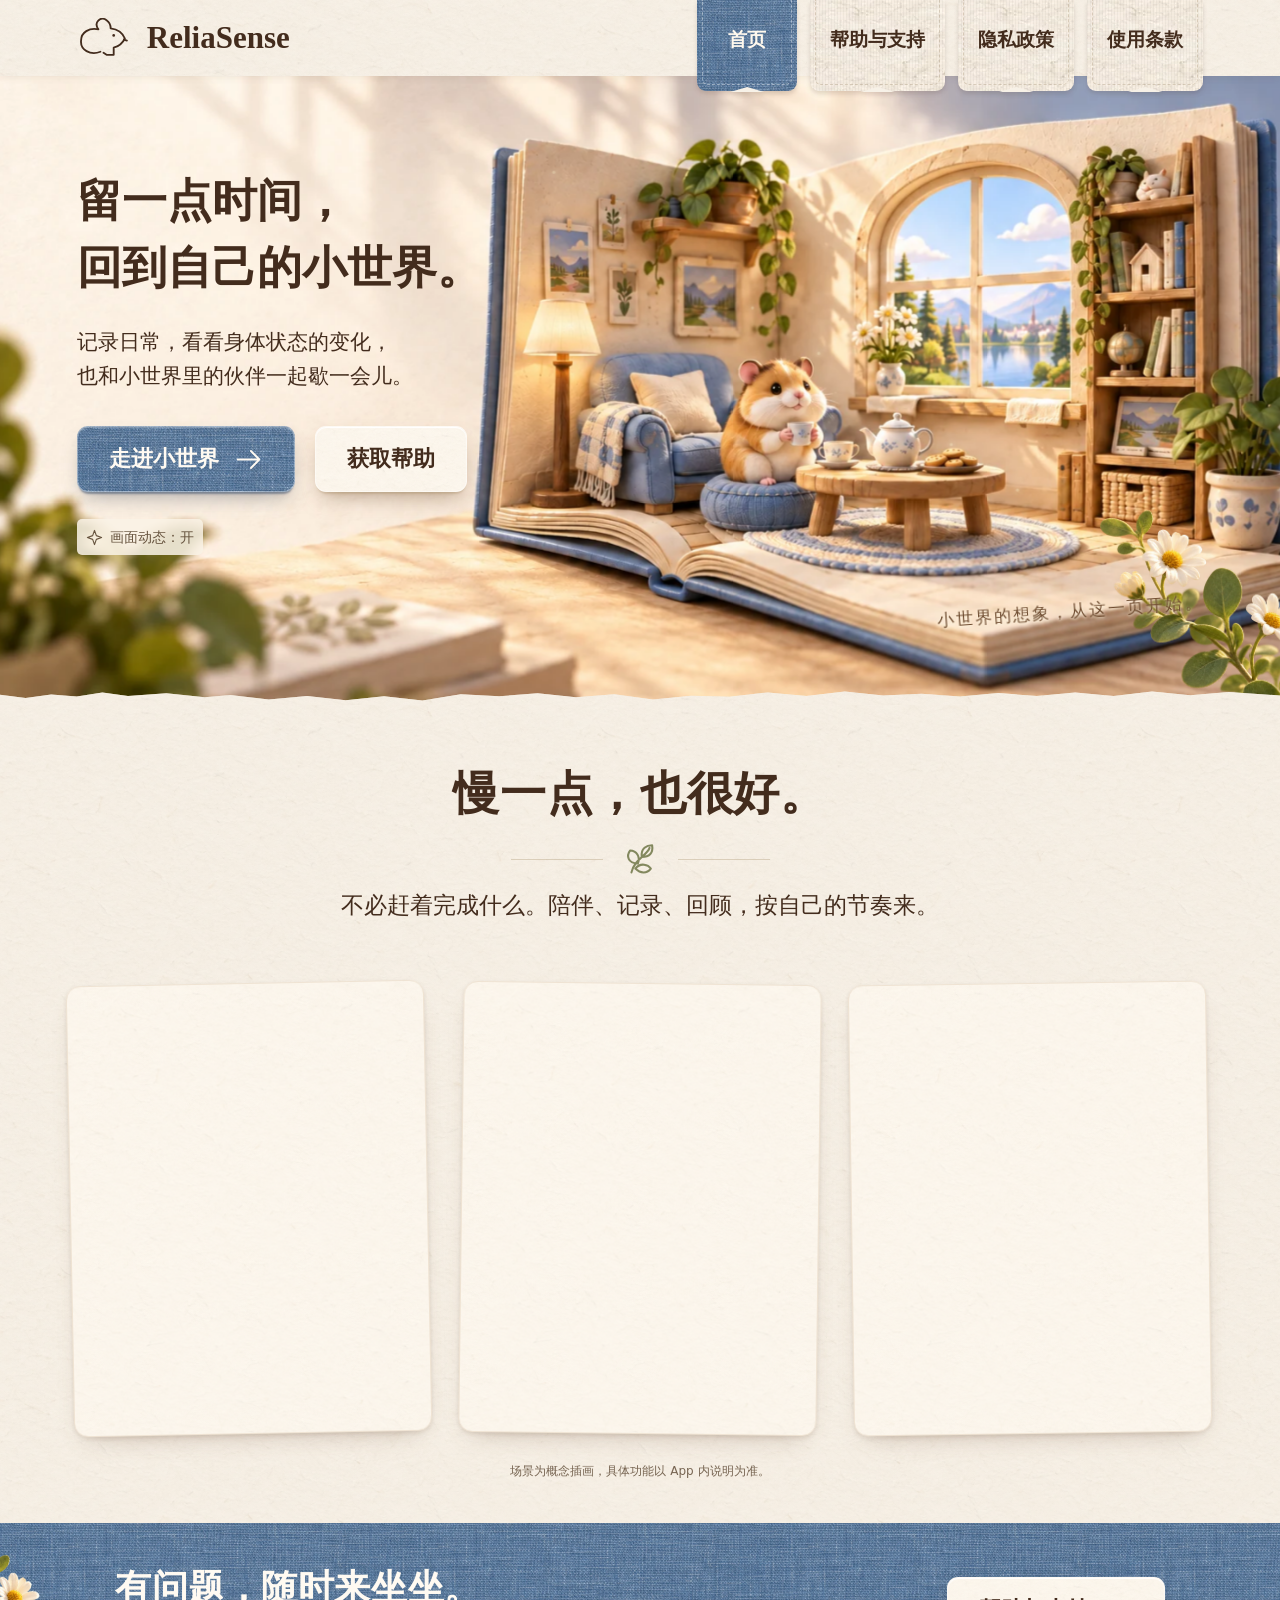
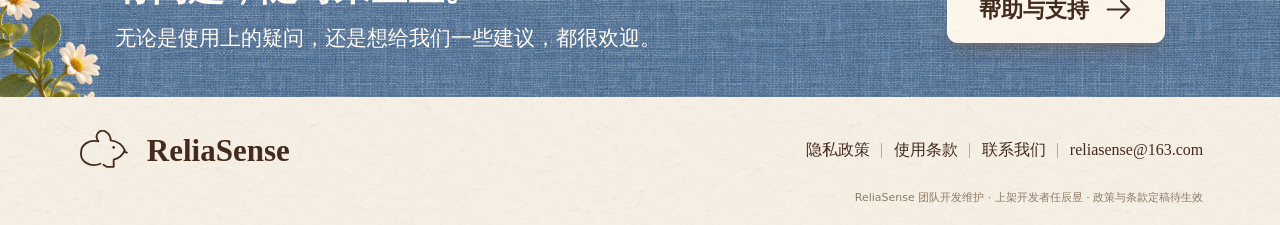
<file: index.html>
<!doctype html>
<html lang="zh-CN"><head><meta charset="utf-8"><meta name="viewport" content="width=device-width,initial-scale=1"><meta name="theme-color" content="#f7f1e7"><meta name="description" content="给日常留一页，和伙伴一起歇一会儿。了解 ReliaSense，获取帮助与隐私说明。"><meta name="robots" content="noindex,nofollow"><title>回到自己的小世界 · ReliaSense</title><link rel="icon" href="./assets/favicon.svg" type="image/svg+xml"><link rel="stylesheet" href="./assets/site.css"><script defer src="./assets/site.js"></script></head>
<body data-page="home"><a class="skip-link" href="#main">跳到正文</a><header class="site-header"><div class="header-inner"><a class="brand" href="./" aria-label="ReliaSense 首页"><svg class="icon " viewBox="0 0 52 40" fill="none" stroke="currentColor" stroke-width="1.8" stroke-linecap="round" stroke-linejoin="round" aria-hidden="true"><path d="M23 33c-10 4-20-2-19-11 0-8 8-13 17-11-5-7 2-13 8-9 3 2 4 5 4 8 8 1 12 5 14 10-3 6-7 8-11 9v7h-7l-3-2"/><circle cx="36" cy="17" r="1.3" fill="currentColor" stroke="none"/><path d="m46 21 3 1"/></svg><span>ReliaSense</span></a><nav aria-label="主导航"><a class="bookmark selected" href="./" aria-current="page"><span>首页</span></a><a class="bookmark " href="./support/"><span>帮助与支持</span></a><a class="bookmark " href="./privacy/"><span>隐私政策</span></a><a class="bookmark " href="./terms/"><span>使用条款</span></a></nav></div></header>

<main id="main"><section class="hero scene" aria-labelledby="hero-title">
<div class="scene-art" aria-hidden="true"><img class="hero-image" src="./assets/hero-room.webp" width="1536" height="1024" alt="" fetchpriority="high"><div class="sun-dust"><i style="--i:0"></i><i style="--i:1"></i><i style="--i:2"></i><i style="--i:3"></i><i style="--i:4"></i><i style="--i:5"></i><i style="--i:6"></i><i style="--i:7"></i><i style="--i:8"></i></div><div class="steam"><i></i><i></i><i></i></div></div>
<img class="scene-foreground" src="./assets/foreground.webp" width="1024" height="1024" alt="" aria-hidden="true">
<div class="hero-content"><h1 id="hero-title">留一点时间，<br>回到自己的小世界。</h1><p>记录日常，看看身体状态的变化，<br class="desktop-break">也和小世界里的伙伴一起歇一会儿。</p><div class="hero-actions"><a href="#little-world" class="magnet blue" ><span class="button-surface"></span><span class="button-label">走进小世界<svg class="icon " viewBox="0 0 24 24" fill="none" stroke="currentColor" stroke-width="1.6" stroke-linecap="round" stroke-linejoin="round" aria-hidden="true"><path d="M3 12h18M14 5l7 7-7 7"/></svg></span></a><a href="./support/" class="magnet ivory" ><span class="button-surface"></span><span class="button-label">获取帮助</span></a></div><div class="motion-controls" hidden><button class="quiet-button" type="button" data-motion-toggle aria-pressed="true"><svg class="icon " viewBox="0 0 24 24" fill="none" stroke="currentColor" stroke-width="1.6" stroke-linecap="round" stroke-linejoin="round" aria-hidden="true"><path d="m12 2 2.6 7.4L22 12l-7.4 2.6L12 22l-2.6-7.4L2 12l7.4-2.6Z"/></svg><span data-motion-label>画面动态：开</span></button><button class="quiet-button tilt-button" type="button" data-tilt-toggle aria-pressed="false" aria-describedby="tilt-status"><svg class="icon " viewBox="0 0 24 24" fill="none" stroke="currentColor" stroke-width="1.6" stroke-linecap="round" stroke-linejoin="round" aria-hidden="true"><rect x="7" y="2" width="11" height="19" rx="2" transform="rotate(15 12 12)"/><path d="M2 8v6l3-2m17 4v-6l-3 2"/></svg><span>开启倾斜视角</span></button><p id="tilt-status" class="tilt-status" role="status"></p></div></div>
<p class="art-caption">小世界的想象，从这一页开始。</p>
</section>
<section class="features torn-paper" id="little-world" aria-labelledby="features-title"><div class="section-heading" data-reveal><h2 id="features-title">慢一点，也很好。</h2><div class="flourish"><svg class="icon " viewBox="0 0 24 24" fill="none" stroke="currentColor" stroke-width="1.6" stroke-linecap="round" stroke-linejoin="round" aria-hidden="true"><path d="M5 22C7 12 17 9 19 3M10 15C2 15 1 9 4 5c5 0 8 5 6 10Zm3-5c-1-7 4-9 8-9 1 6-2 9-8 9Zm-5 9c4-5 10-3 12 0-3 4-8 4-12 0Z"/></svg></div><p>不必赶着完成什么。陪伴、记录、回顾，按自己的节奏来。</p></div><div class="feature-grid">
<article class="feature-card" data-reveal style="--card-angle:-1.1deg;--reveal-delay:0ms"><div class="card-inner" data-tilt-card><span class="cloth-tab blue">陪伴</span><div class="card-art"><img src="./assets/companion.webp" width="1536" height="1024" alt="一本展开的小书，伙伴在窗边阅读" loading="lazy" decoding="async"></div><div class="card-copy"><svg class="icon " viewBox="0 0 24 24" fill="none" stroke="currentColor" stroke-width="1.6" stroke-linecap="round" stroke-linejoin="round" aria-hidden="true"><path d="M12 5c-3-2-6-2-10-1v15c4-1 7-1 10 1 3-2 6-2 10-1V4c-4-1-7-1-10 1Zm0 0v15"/></svg><h3>一个可以停留的小世界</h3><div class="tiny-rule"></div><p>陪伙伴坐一会儿，<br>看看房间里的小小日常。</p></div></div></article><article class="feature-card" data-reveal style="--card-angle:0.7deg;--reveal-delay:90ms"><div class="card-inner" data-tilt-card><span class="cloth-tab sage">记录</span><div class="card-art"><img src="./assets/journal.webp" width="1536" height="1024" alt="阳光下的茶杯、雏菊和打开的日记" loading="lazy" decoding="async"></div><div class="card-copy"><svg class="icon " viewBox="0 0 24 24" fill="none" stroke="currentColor" stroke-width="1.6" stroke-linecap="round" stroke-linejoin="round" aria-hidden="true"><path d="M3 9h15v5a7.5 7.5 0 0 1-15 0V9Zm15 1h1a3 3 0 0 1 0 6h-1M2 22h19M6 6c-2-2 2-3 0-5m5 5c-2-2 2-3 0-5m5 5c-2-2 2-3 0-5"/></svg><h3>给日常留一页</h3><div class="tiny-rule"></div><p>记录事件、饮用和感受，<br>让琐碎有处可放。</p></div></div></article><article class="feature-card" data-reveal style="--card-angle:-0.8deg;--reveal-delay:180ms"><div class="card-inner" data-tilt-card><span class="cloth-tab ochre">看见</span><div class="card-art"><img src="./assets/leaf.webp" width="1536" height="1024" alt="窗边的绿植和一张植物画" loading="lazy" decoding="async"></div><div class="card-copy"><svg class="icon " viewBox="0 0 24 24" fill="none" stroke="currentColor" stroke-width="1.6" stroke-linecap="round" stroke-linejoin="round" aria-hidden="true"><path d="M5 22C7 12 17 9 19 3M10 15C2 15 1 9 4 5c5 0 8 5 6 10Zm3-5c-1-7 4-9 8-9 1 6-2 9-8 9Zm-5 9c4-5 10-3 12 0-3 4-8 4-12 0Z"/></svg><h3>看见身体的线索</h3><div class="tiny-rule"></div><p>从你授权的健康数据出发，<br>回顾自己的变化。</p></div></div></article>
</div><p class="illustration-note">场景为概念插画，具体功能以 App 内说明为准。</p></section>
<section class="support-band" aria-labelledby="help-title"><img src="./assets/foreground.webp" width="1024" height="1024" alt="" aria-hidden="true" loading="lazy"><div><h2 id="help-title">有问题，随时来坐坐。</h2><p>无论是使用上的疑问，还是想给我们一些建议，都很欢迎。</p></div><a href="./support/" class="magnet ivory" ><span class="button-surface"></span><span class="button-label">帮助与支持<svg class="icon " viewBox="0 0 24 24" fill="none" stroke="currentColor" stroke-width="1.6" stroke-linecap="round" stroke-linejoin="round" aria-hidden="true"><path d="M3 12h18M14 5l7 7-7 7"/></svg></span></a></section></main>
<footer class="site-footer"><div class="footer-inner"><a class="brand" href="./"><svg class="icon " viewBox="0 0 52 40" fill="none" stroke="currentColor" stroke-width="1.8" stroke-linecap="round" stroke-linejoin="round" aria-hidden="true"><path d="M23 33c-10 4-20-2-19-11 0-8 8-13 17-11-5-7 2-13 8-9 3 2 4 5 4 8 8 1 12 5 14 10-3 6-7 8-11 9v7h-7l-3-2"/><circle cx="36" cy="17" r="1.3" fill="currentColor" stroke="none"/><path d="m46 21 3 1"/></svg><span>ReliaSense</span></a><div class="footer-links"><a href="./privacy/">隐私政策</a><a href="./terms/">使用条款</a><a href="./support/">联系我们</a><a href="mailto:reliasense@163.com">reliasense@163.com</a></div></div><p class="preview-caption">ReliaSense 团队开发维护 · 上架开发者任辰昱 · 政策与条款定稿待生效</p></footer><div class="cursor-halo" aria-hidden="true"></div><div class="toast" role="status" aria-live="polite" aria-atomic="true"></div></body></html>
</file>
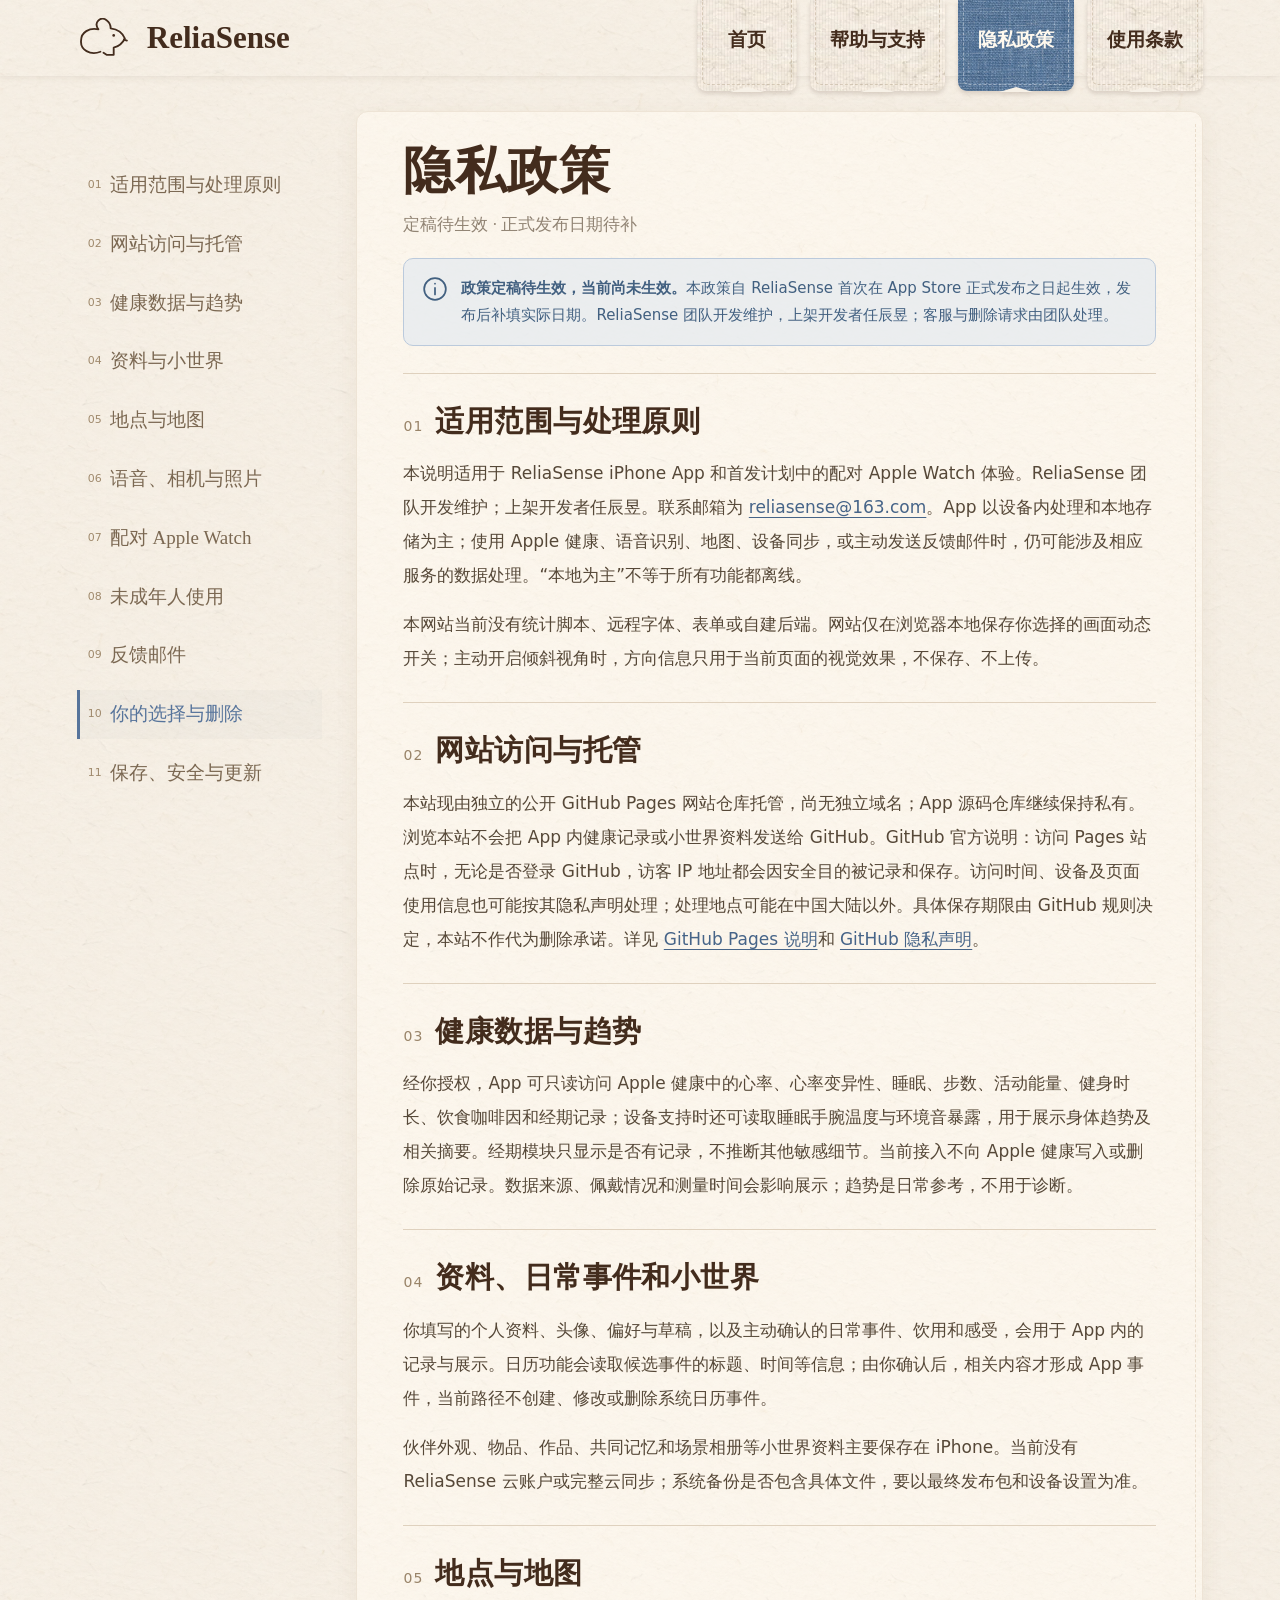
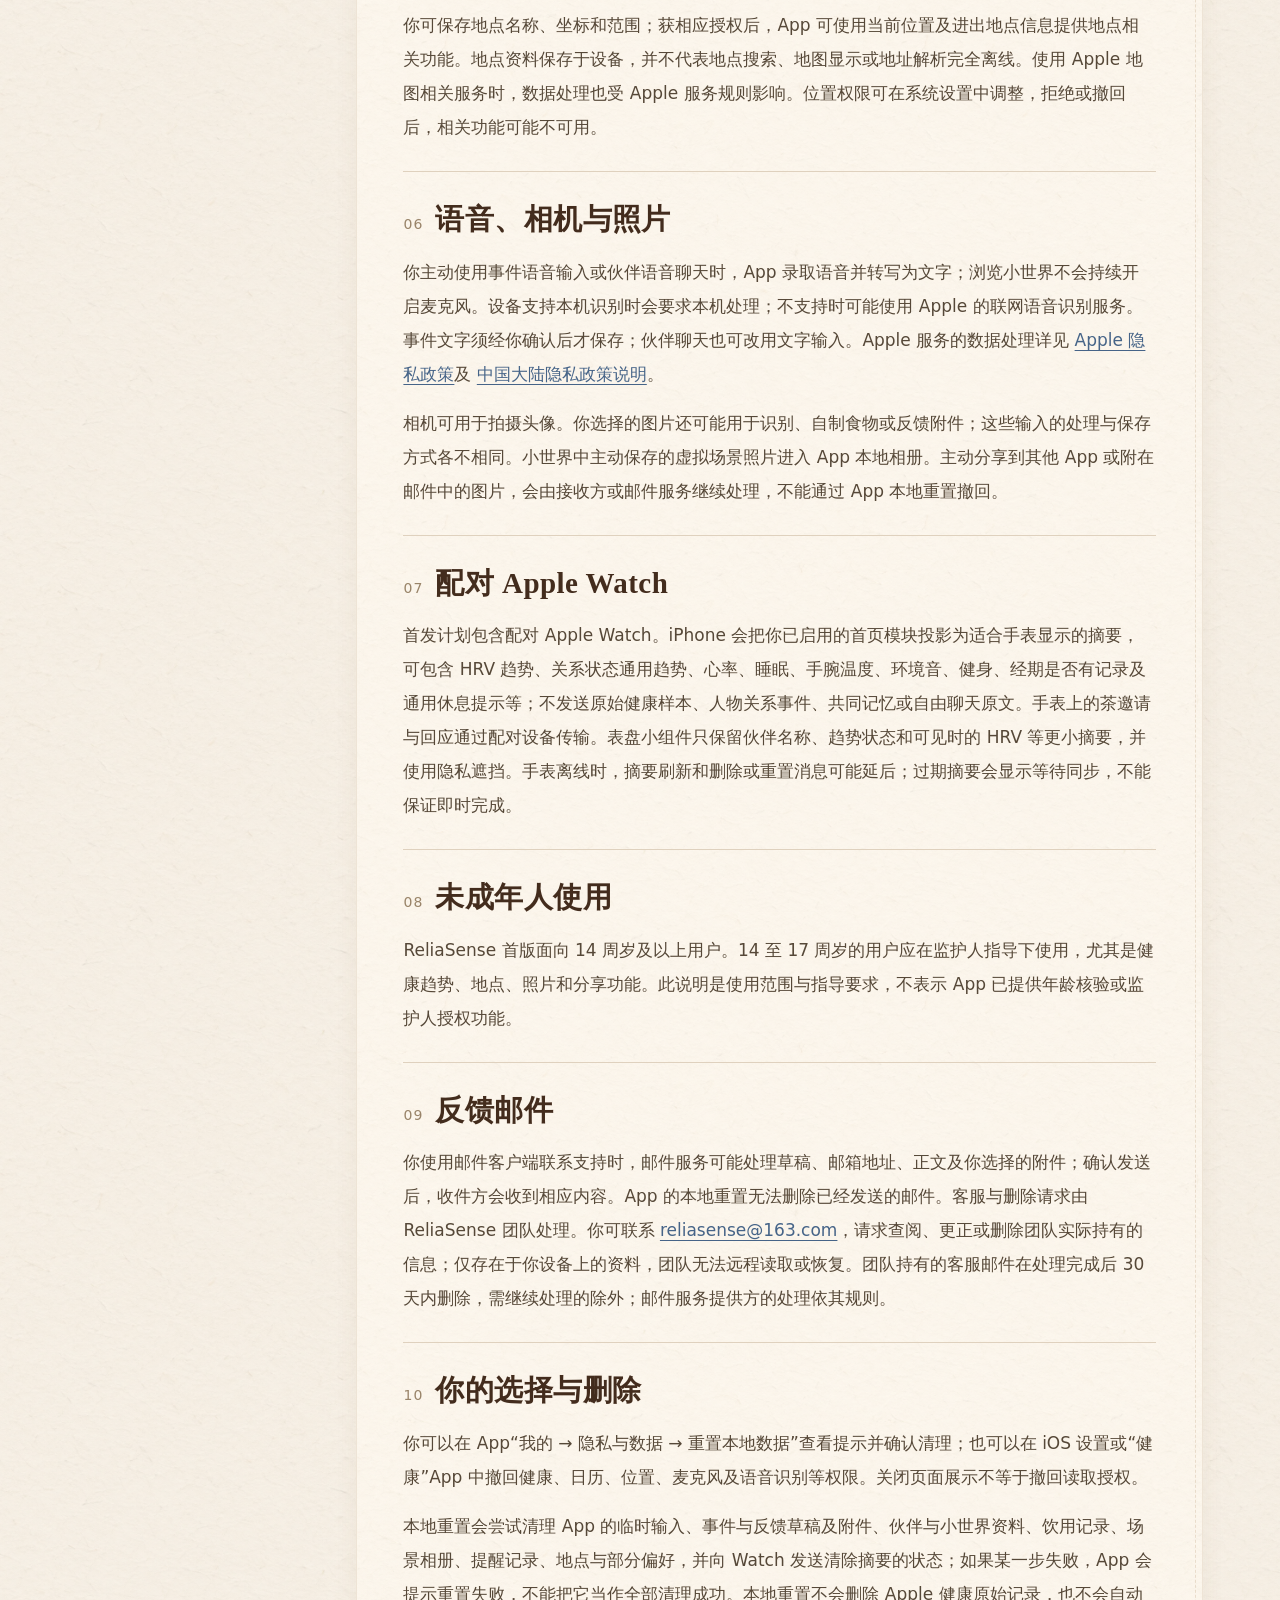
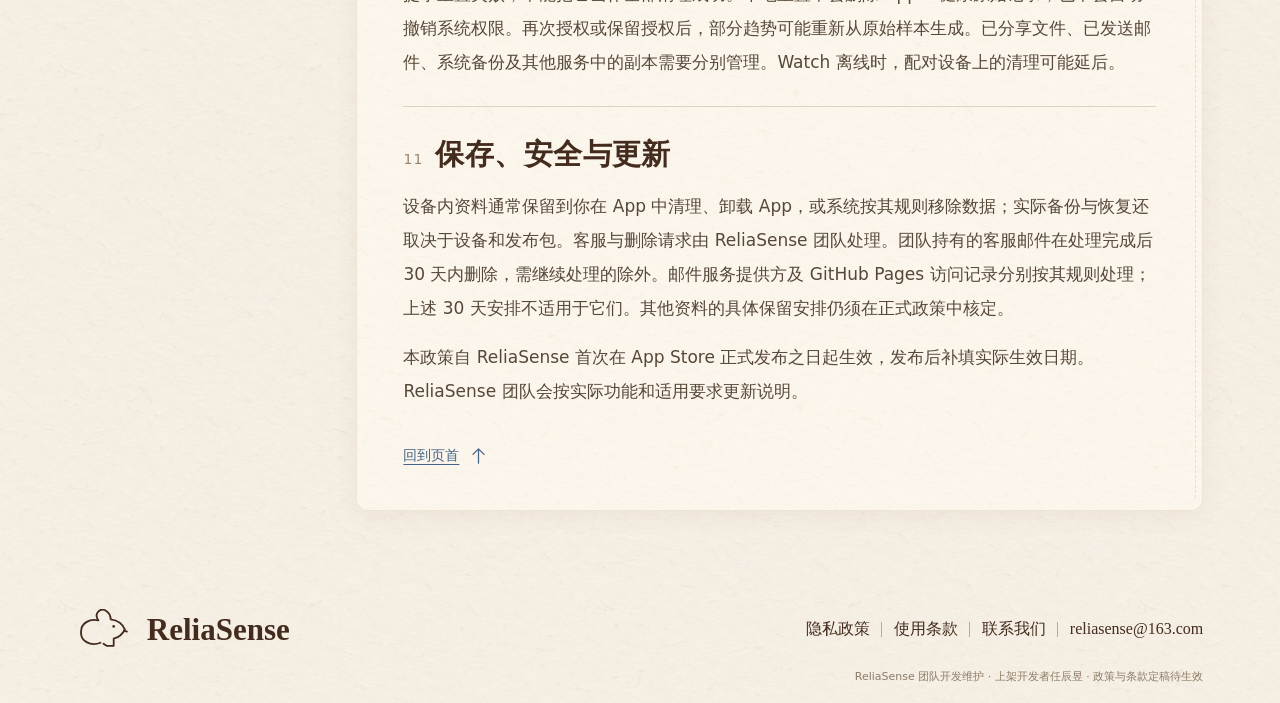
<file: privacy/index.html>
<!doctype html>
<html lang="zh-CN"><head><meta charset="utf-8"><meta name="viewport" content="width=device-width,initial-scale=1"><meta name="theme-color" content="#f7f1e7"><meta name="description" content="ReliaSense 隐私政策定稿待生效：了解相关功能、资料处理及你的选择。"><meta name="robots" content="noindex,nofollow"><title>隐私政策 · ReliaSense</title><link rel="icon" href="../assets/favicon.svg" type="image/svg+xml"><link rel="stylesheet" href="../assets/site.css"><script defer src="../assets/site.js"></script></head>
<body data-page="privacy"><a class="skip-link" href="#main">跳到正文</a><header class="site-header"><div class="header-inner"><a class="brand" href="../" aria-label="ReliaSense 首页"><svg class="icon " viewBox="0 0 52 40" fill="none" stroke="currentColor" stroke-width="1.8" stroke-linecap="round" stroke-linejoin="round" aria-hidden="true"><path d="M23 33c-10 4-20-2-19-11 0-8 8-13 17-11-5-7 2-13 8-9 3 2 4 5 4 8 8 1 12 5 14 10-3 6-7 8-11 9v7h-7l-3-2"/><circle cx="36" cy="17" r="1.3" fill="currentColor" stroke="none"/><path d="m46 21 3 1"/></svg><span>ReliaSense</span></a><nav aria-label="主导航"><a class="bookmark " href="../"><span>首页</span></a><a class="bookmark " href="../support/"><span>帮助与支持</span></a><a class="bookmark selected" href="../privacy/" aria-current="page"><span>隐私政策</span></a><a class="bookmark " href="../terms/"><span>使用条款</span></a></nav></div></header>
<main id="main" class="legal-layout"><aside class="toc" aria-label="本页目录"><details open><summary>本页目录 <svg class="icon " viewBox="0 0 24 24" fill="none" stroke="currentColor" stroke-width="1.6" stroke-linecap="round" stroke-linejoin="round" aria-hidden="true"><path d="m6 9 6 6 6-6"/></svg></summary><nav aria-label="章节"><a href="#overview"><span>01</span>适用范围与处理原则</a><a href="#website"><span>02</span>网站访问与托管</a><a href="#health-data"><span>03</span>健康数据与趋势</a><a href="#records"><span>04</span>资料与小世界</a><a href="#location"><span>05</span>地点与地图</a><a href="#speech"><span>06</span>语音、相机与照片</a><a href="#watch"><span>07</span>配对 Apple Watch</a><a href="#minors"><span>08</span>未成年人使用</a><a href="#feedback"><span>09</span>反馈邮件</a><a href="#choices"><span>10</span>你的选择与删除</a><a href="#retention"><span>11</span>保存、安全与更新</a></nav></details></aside><article class="legal-paper"><header class="document-header"><h1>隐私政策</h1><p class="document-version">定稿待生效 · 正式发布日期待补</p><div class="draft-notice"><svg class="icon " viewBox="0 0 24 24" fill="none" stroke="currentColor" stroke-width="1.6" stroke-linecap="round" stroke-linejoin="round" aria-hidden="true"><circle cx="12" cy="12" r="10"/><path d="M12 11v6m0-10v.1"/></svg><p><strong>政策定稿待生效，当前尚未生效。</strong>本政策自 ReliaSense 首次在 App Store 正式发布之日起生效，发布后补填实际日期。ReliaSense 团队开发维护，上架开发者任辰昱；客服与删除请求由团队处理。</p></div></header><section id="overview" class="legal-section"><h2><span class="chapter-number">01</span>适用范围与处理原则</h2><p>本说明适用于 ReliaSense iPhone App 和首发计划中的配对 Apple Watch 体验。ReliaSense 团队开发维护；上架开发者任辰昱。联系邮箱为 <a href="mailto:reliasense@163.com">reliasense@163.com</a>。App 以设备内处理和本地存储为主；使用 Apple 健康、语音识别、地图、设备同步，或主动发送反馈邮件时，仍可能涉及相应服务的数据处理。“本地为主”不等于所有功能都离线。</p><p>本网站当前没有统计脚本、远程字体、表单或自建后端。网站仅在浏览器本地保存你选择的画面动态开关；主动开启倾斜视角时，方向信息只用于当前页面的视觉效果，不保存、不上传。</p></section><section id="website" class="legal-section"><h2><span class="chapter-number">02</span>网站访问与托管</h2><p>本站现由独立的公开 GitHub Pages 网站仓库托管，尚无独立域名；App 源码仓库继续保持私有。浏览本站不会把 App 内健康记录或小世界资料发送给 GitHub。GitHub 官方说明：访问 Pages 站点时，无论是否登录 GitHub，访客 IP 地址都会因安全目的被记录和保存。访问时间、设备及页面使用信息也可能按其隐私声明处理；处理地点可能在中国大陆以外。具体保存期限由 GitHub 规则决定，本站不作代为删除承诺。详见 <a href="https://docs.github.com/en/pages/getting-started-with-github-pages/what-is-github-pages">GitHub Pages 说明</a>和 <a href="https://docs.github.com/en/site-policy/privacy-policies/github-general-privacy-statement">GitHub 隐私声明</a>。</p></section><section id="health-data" class="legal-section"><h2><span class="chapter-number">03</span>健康数据与趋势</h2><p>经你授权，App 可只读访问 Apple 健康中的心率、心率变异性、睡眠、步数、活动能量、健身时长、饮食咖啡因和经期记录；设备支持时还可读取睡眠手腕温度与环境音暴露，用于展示身体趋势及相关摘要。经期模块只显示是否有记录，不推断其他敏感细节。当前接入不向 Apple 健康写入或删除原始记录。数据来源、佩戴情况和测量时间会影响展示；趋势是日常参考，不用于诊断。</p></section><section id="records" class="legal-section"><h2><span class="chapter-number">04</span>资料、日常事件和小世界</h2><p>你填写的个人资料、头像、偏好与草稿，以及主动确认的日常事件、饮用和感受，会用于 App 内的记录与展示。日历功能会读取候选事件的标题、时间等信息；由你确认后，相关内容才形成 App 事件，当前路径不创建、修改或删除系统日历事件。</p><p>伙伴外观、物品、作品、共同记忆和场景相册等小世界资料主要保存在 iPhone。当前没有 ReliaSense 云账户或完整云同步；系统备份是否包含具体文件，要以最终发布包和设备设置为准。</p></section><section id="location" class="legal-section"><h2><span class="chapter-number">05</span>地点与地图</h2><p>你可保存地点名称、坐标和范围；获相应授权后，App 可使用当前位置及进出地点信息提供地点相关功能。地点资料保存于设备，并不代表地点搜索、地图显示或地址解析完全离线。使用 Apple 地图相关服务时，数据处理也受 Apple 服务规则影响。位置权限可在系统设置中调整，拒绝或撤回后，相关功能可能不可用。</p></section><section id="speech" class="legal-section"><h2><span class="chapter-number">06</span>语音、相机与照片</h2><p>你主动使用事件语音输入或伙伴语音聊天时，App 录取语音并转写为文字；浏览小世界不会持续开启麦克风。设备支持本机识别时会要求本机处理；不支持时可能使用 Apple 的联网语音识别服务。事件文字须经你确认后才保存；伙伴聊天也可改用文字输入。Apple 服务的数据处理详见 <a href="https://www.apple.com/legal/privacy/szh/">Apple 隐私政策</a>及 <a href="https://www.apple.com.cn/legal/privacy/disclosure/">中国大陆隐私政策说明</a>。</p><p>相机可用于拍摄头像。你选择的图片还可能用于识别、自制食物或反馈附件；这些输入的处理与保存方式各不相同。小世界中主动保存的虚拟场景照片进入 App 本地相册。主动分享到其他 App 或附在邮件中的图片，会由接收方或邮件服务继续处理，不能通过 App 本地重置撤回。</p></section><section id="watch" class="legal-section"><h2><span class="chapter-number">07</span>配对 Apple Watch</h2><p>首发计划包含配对 Apple Watch。iPhone 会把你已启用的首页模块投影为适合手表显示的摘要，可包含 HRV 趋势、关系状态通用趋势、心率、睡眠、手腕温度、环境音、健身、经期是否有记录及通用休息提示等；不发送原始健康样本、人物关系事件、共同记忆或自由聊天原文。手表上的茶邀请与回应通过配对设备传输。表盘小组件只保留伙伴名称、趋势状态和可见时的 HRV 等更小摘要，并使用隐私遮挡。手表离线时，摘要刷新和删除或重置消息可能延后；过期摘要会显示等待同步，不能保证即时完成。</p></section><section id="minors" class="legal-section"><h2><span class="chapter-number">08</span>未成年人使用</h2><p>ReliaSense 首版面向 14 周岁及以上用户。14 至 17 周岁的用户应在监护人指导下使用，尤其是健康趋势、地点、照片和分享功能。此说明是使用范围与指导要求，不表示 App 已提供年龄核验或监护人授权功能。</p></section><section id="feedback" class="legal-section"><h2><span class="chapter-number">09</span>反馈邮件</h2><p>你使用邮件客户端联系支持时，邮件服务可能处理草稿、邮箱地址、正文及你选择的附件；确认发送后，收件方会收到相应内容。App 的本地重置无法删除已经发送的邮件。客服与删除请求由 ReliaSense 团队处理。你可联系 <a href="mailto:reliasense@163.com">reliasense@163.com</a>，请求查阅、更正或删除团队实际持有的信息；仅存在于你设备上的资料，团队无法远程读取或恢复。团队持有的客服邮件在处理完成后 30 天内删除，需继续处理的除外；邮件服务提供方的处理依其规则。</p></section><section id="choices" class="legal-section"><h2><span class="chapter-number">10</span>你的选择与删除</h2><p>你可以在 App“我的 → 隐私与数据 → 重置本地数据”查看提示并确认清理；也可以在 iOS 设置或“健康”App 中撤回健康、日历、位置、麦克风及语音识别等权限。关闭页面展示不等于撤回读取授权。</p><p>本地重置会尝试清理 App 的临时输入、事件与反馈草稿及附件、伙伴与小世界资料、饮用记录、场景相册、提醒记录、地点与部分偏好，并向 Watch 发送清除摘要的状态；如果某一步失败，App 会提示重置失败，不能把它当作全部清理成功。本地重置不会删除 Apple 健康原始记录，也不会自动撤销系统权限。再次授权或保留授权后，部分趋势可能重新从原始样本生成。已分享文件、已发送邮件、系统备份及其他服务中的副本需要分别管理。Watch 离线时，配对设备上的清理可能延后。</p></section><section id="retention" class="legal-section"><h2><span class="chapter-number">11</span>保存、安全与更新</h2><p>设备内资料通常保留到你在 App 中清理、卸载 App，或系统按其规则移除数据；实际备份与恢复还取决于设备和发布包。客服与删除请求由 ReliaSense 团队处理。团队持有的客服邮件在处理完成后 30 天内删除，需继续处理的除外。邮件服务提供方及 GitHub Pages 访问记录分别按其规则处理；上述 30 天安排不适用于它们。其他资料的具体保留安排仍须在正式政策中核定。</p><p>本政策自 ReliaSense 首次在 App Store 正式发布之日起生效，发布后补填实际生效日期。ReliaSense 团队会按实际功能和适用要求更新说明。</p></section><a class="back-top" href="#main">回到页首 <svg class="icon " viewBox="0 0 24 24" fill="none" stroke="currentColor" stroke-width="1.6" stroke-linecap="round" stroke-linejoin="round" aria-hidden="true"><path d="M3 12h18M14 5l7 7-7 7"/></svg></a></article></main>
<footer class="site-footer"><div class="footer-inner"><a class="brand" href="../"><svg class="icon " viewBox="0 0 52 40" fill="none" stroke="currentColor" stroke-width="1.8" stroke-linecap="round" stroke-linejoin="round" aria-hidden="true"><path d="M23 33c-10 4-20-2-19-11 0-8 8-13 17-11-5-7 2-13 8-9 3 2 4 5 4 8 8 1 12 5 14 10-3 6-7 8-11 9v7h-7l-3-2"/><circle cx="36" cy="17" r="1.3" fill="currentColor" stroke="none"/><path d="m46 21 3 1"/></svg><span>ReliaSense</span></a><div class="footer-links"><a href="../privacy/">隐私政策</a><a href="../terms/">使用条款</a><a href="../support/">联系我们</a><a href="mailto:reliasense@163.com">reliasense@163.com</a></div></div><p class="preview-caption">ReliaSense 团队开发维护 · 上架开发者任辰昱 · 政策与条款定稿待生效</p></footer><div class="cursor-halo" aria-hidden="true"></div><div class="toast" role="status" aria-live="polite" aria-atomic="true"></div></body></html>
</file>
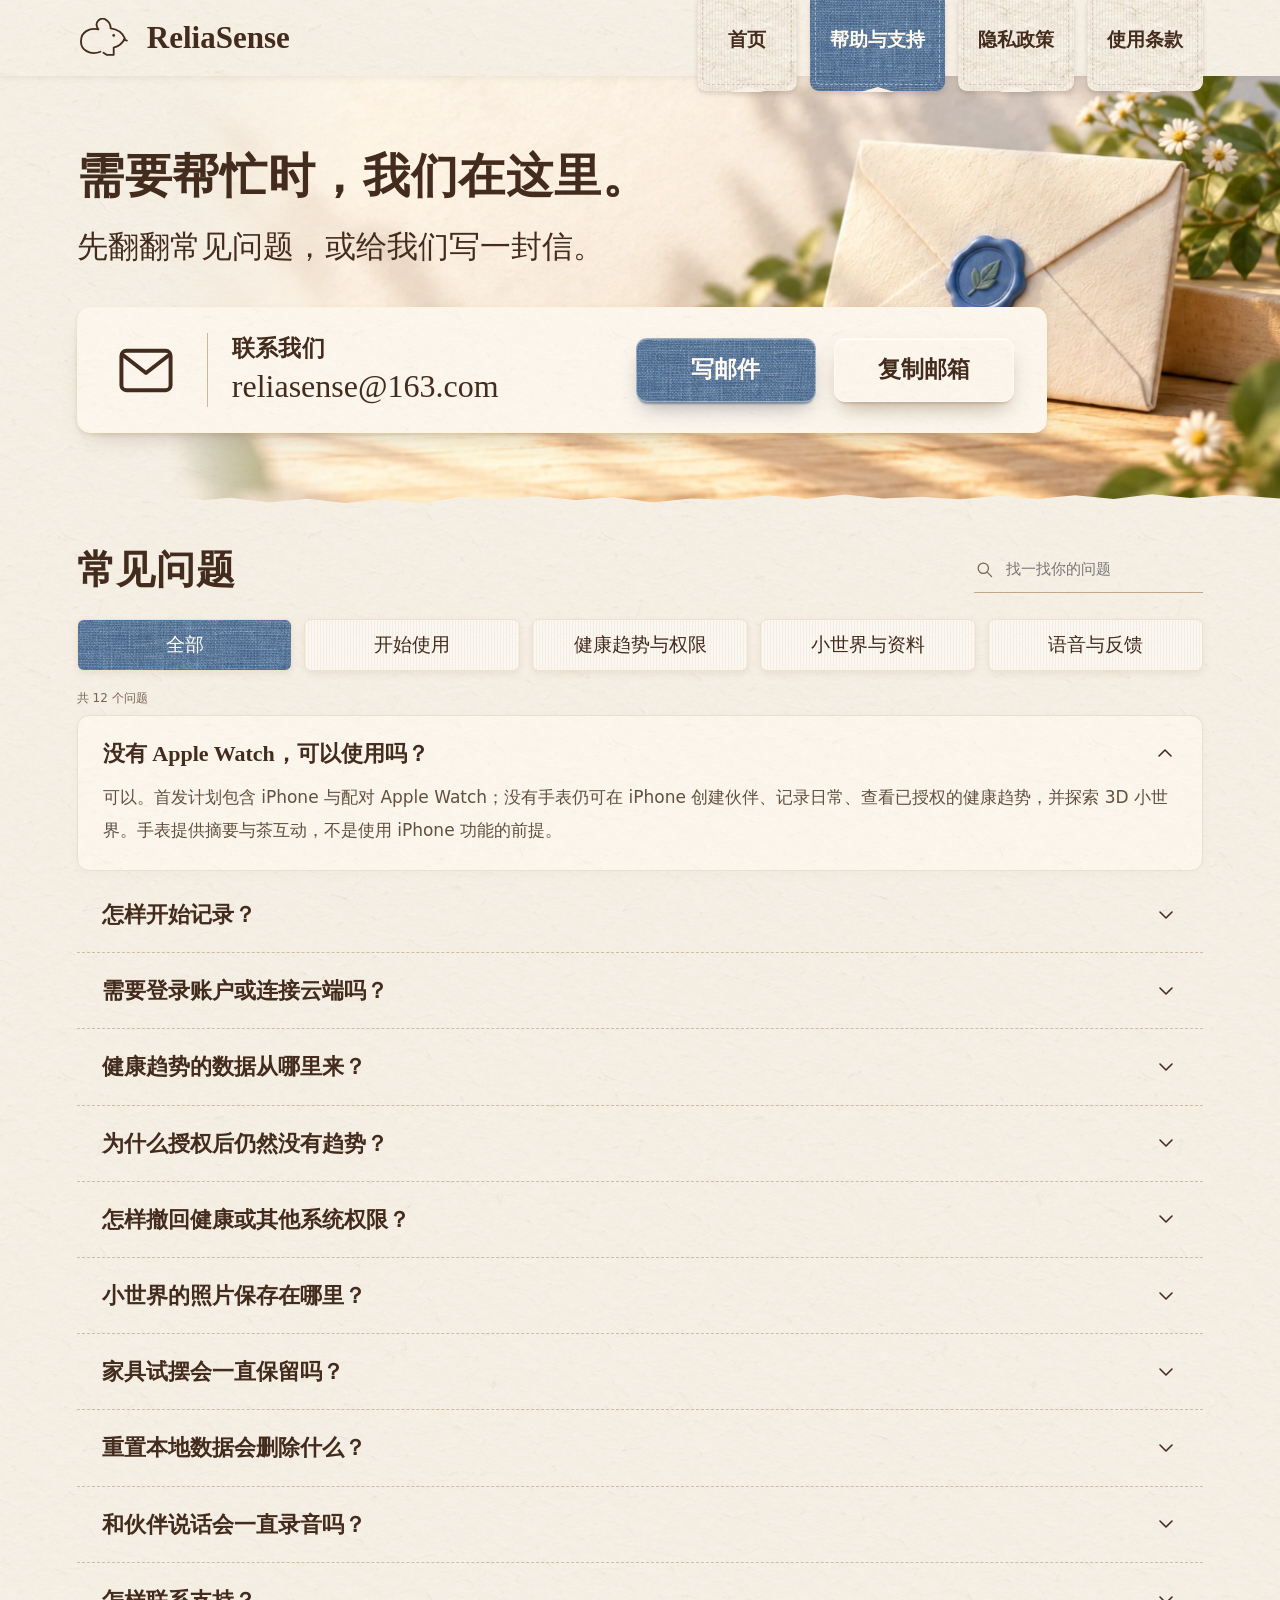
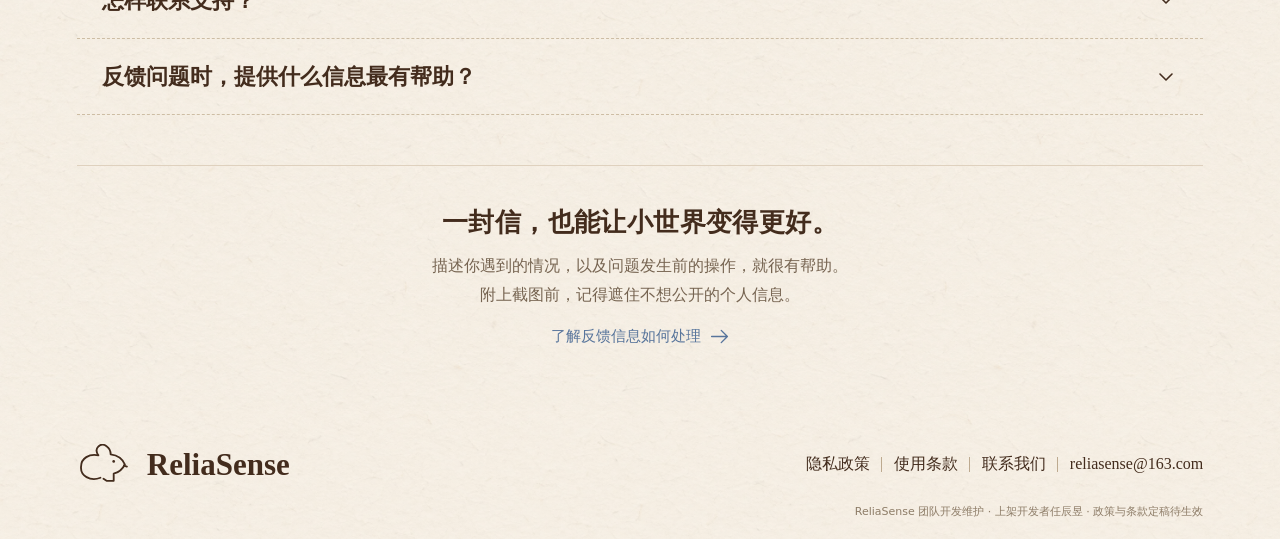
<file: support/index.html>
<!doctype html>
<html lang="zh-CN"><head><meta charset="utf-8"><meta name="viewport" content="width=device-width,initial-scale=1"><meta name="theme-color" content="#f7f1e7"><meta name="description" content="查找 ReliaSense 常见问题、健康权限和本地数据说明，或联系 reliasense@163.com。"><meta name="robots" content="noindex,nofollow"><title>帮助与支持 · ReliaSense</title><link rel="icon" href="../assets/favicon.svg" type="image/svg+xml"><link rel="stylesheet" href="../assets/site.css"><script defer src="../assets/site.js"></script></head>
<body data-page="support"><a class="skip-link" href="#main">跳到正文</a><header class="site-header"><div class="header-inner"><a class="brand" href="../" aria-label="ReliaSense 首页"><svg class="icon " viewBox="0 0 52 40" fill="none" stroke="currentColor" stroke-width="1.8" stroke-linecap="round" stroke-linejoin="round" aria-hidden="true"><path d="M23 33c-10 4-20-2-19-11 0-8 8-13 17-11-5-7 2-13 8-9 3 2 4 5 4 8 8 1 12 5 14 10-3 6-7 8-11 9v7h-7l-3-2"/><circle cx="36" cy="17" r="1.3" fill="currentColor" stroke="none"/><path d="m46 21 3 1"/></svg><span>ReliaSense</span></a><nav aria-label="主导航"><a class="bookmark " href="../"><span>首页</span></a><a class="bookmark selected" href="../support/" aria-current="page"><span>帮助与支持</span></a><a class="bookmark " href="../privacy/"><span>隐私政策</span></a><a class="bookmark " href="../terms/"><span>使用条款</span></a></nav></div></header>

<main id="main"><section class="support-hero scene" aria-labelledby="support-title"><div class="scene-art" aria-hidden="true"><img class="support-image" src="../assets/support-envelope.webp" width="1536" height="1024" alt="" fetchpriority="high"></div><div class="support-intro"><h1 id="support-title">需要帮忙时，<br class="mobile-break">我们在这里。</h1><p>先翻翻常见问题，<br class="mobile-break">或给我们写一封信。</p><div class="contact-paper"><svg class="icon contact-symbol" viewBox="0 0 24 24" fill="none" stroke="currentColor" stroke-width="1.6" stroke-linecap="round" stroke-linejoin="round" aria-hidden="true"><rect x="2" y="4" width="20" height="16" rx="2"/><path d="m3 6 9 7 9-7"/></svg><div class="contact-address"><h2>联系我们</h2><a href="mailto:reliasense@163.com">reliasense@163.com</a></div><div class="contact-actions"><a href="mailto:reliasense@163.com?subject=ReliaSense%20%E4%BD%BF%E7%94%A8%E5%8F%8D%E9%A6%88" class="magnet blue" ><span class="button-surface"></span><span class="button-label">写邮件</span></a><button type="button" class="magnet ivory" data-copy-email hidden><span class="button-surface"></span><span class="button-label">复制邮箱</span></button></div></div></div></section>
<section class="faq-section torn-paper" aria-labelledby="faq-title"><div class="faq-top"><h2 id="faq-title">常见问题</h2><label class="faq-search" hidden><svg class="icon " viewBox="0 0 24 24" fill="none" stroke="currentColor" stroke-width="1.6" stroke-linecap="round" stroke-linejoin="round" aria-hidden="true"><circle cx="10.5" cy="10.5" r="6.5"/><path d="m16 16 5 5"/></svg><span class="sr-only">搜索常见问题</span><input type="search" placeholder="找一找你的问题" aria-label="搜索常见问题" autocomplete="off"></label></div><div class="faq-filters" role="group" aria-label="问题分类" hidden><button type="button" data-filter="all" aria-pressed="true">全部</button><button type="button" data-filter="start" aria-pressed="false">开始使用</button><button type="button" data-filter="health" aria-pressed="false">健康趋势与权限</button><button type="button" data-filter="world" aria-pressed="false">小世界与资料</button><button type="button" data-filter="contact" aria-pressed="false">语音与反馈</button></div><p class="faq-count" role="status" aria-live="polite" hidden></p><div class="faq-list"><details class="faq-item" data-group="start" id="start" open><summary>没有 Apple Watch，可以使用吗？<svg class="icon " viewBox="0 0 24 24" fill="none" stroke="currentColor" stroke-width="1.6" stroke-linecap="round" stroke-linejoin="round" aria-hidden="true"><path d="m6 9 6 6 6-6"/></svg></summary><div class="faq-answer"><p>可以。首发计划包含 iPhone 与配对 Apple Watch；没有手表仍可在 iPhone 创建伙伴、记录日常、查看已授权的健康趋势，并探索 3D 小世界。手表提供摘要与茶互动，不是使用 iPhone 功能的前提。</p></div></details><details class="faq-item" data-group="start" id="faq-start-1"><summary>怎样开始记录？<svg class="icon " viewBox="0 0 24 24" fill="none" stroke="currentColor" stroke-width="1.6" stroke-linecap="round" stroke-linejoin="round" aria-hidden="true"><path d="m6 9 6 6 6-6"/></svg></summary><div class="faq-answer"><p>先在 iPhone 上按引导填写资料、创建伙伴。日常事件、饮用和感受由你选择记录；涉及日历候选或语音转写时，请先检查内容，再决定是否保存。</p></div></details><details class="faq-item" data-group="start" id="faq-start-2"><summary>需要登录账户或连接云端吗？<svg class="icon " viewBox="0 0 24 24" fill="none" stroke="currentColor" stroke-width="1.6" stroke-linecap="round" stroke-linejoin="round" aria-hidden="true"><path d="m6 9 6 6 6-6"/></svg></summary><div class="faq-answer"><p>当前版本以 iPhone 本地资料为主，没有供你登录的 ReliaSense 云账户，也不提供完整云备份或跨设备恢复。换机前请留意系统备份设置；是否包含具体资料取决于最终发布包和系统设置。</p></div></details><details class="faq-item" data-group="health" id="health"><summary>健康趋势的数据从哪里来？<svg class="icon " viewBox="0 0 24 24" fill="none" stroke="currentColor" stroke-width="1.6" stroke-linecap="round" stroke-linejoin="round" aria-hidden="true"><path d="m6 9 6 6 6-6"/></svg></summary><div class="faq-answer"><p>在你授权后，App 只读取相关 Apple 健康样本，包括心率、心率变异性、睡眠、步数、活动能量、健身时长、咖啡因和经期记录；设备支持时还可读取睡眠手腕温度及环境音暴露。App 不向 Apple 健康写入或删除原始记录。趋势用于回顾日常，不能判断情绪或诊断疾病；健康决定请咨询专业人士。</p></div></details><details class="faq-item" data-group="health" id="faq-health-1"><summary>为什么授权后仍然没有趋势？<svg class="icon " viewBox="0 0 24 24" fill="none" stroke="currentColor" stroke-width="1.6" stroke-linecap="round" stroke-linejoin="round" aria-hidden="true"><path d="m6 9 6 6 6-6"/></svg></summary><div class="faq-answer"><p>授权不代表一定有样本。请检查 Apple 健康中是否有相应日期和类型的数据，以及手表或其他来源是否正常记录。佩戴情况、测量时间和样本缺失都会影响展示；没有数据时，App 不应替你推断结论。</p></div></details><details class="faq-item" data-group="health" id="faq-health-2"><summary>怎样撤回健康或其他系统权限？<svg class="icon " viewBox="0 0 24 24" fill="none" stroke="currentColor" stroke-width="1.6" stroke-linecap="round" stroke-linejoin="round" aria-hidden="true"><path d="m6 9 6 6 6-6"/></svg></summary><div class="faq-answer"><p>可在 iPhone 的“设置”或“健康”App 中调整健康、位置、麦克风、语音识别、日历等授权。撤回后，对应的读取、录音或地点功能可能无法继续使用；已保存的 App 本地资料可按<a href="../privacy/#choices">数据与权限说明</a>管理。</p></div></details><details class="faq-item" data-group="world" id="world"><summary>小世界的照片保存在哪里？<svg class="icon " viewBox="0 0 24 24" fill="none" stroke="currentColor" stroke-width="1.6" stroke-linecap="round" stroke-linejoin="round" aria-hidden="true"><path d="m6 9 6 6 6-6"/></svg></summary><div class="faq-answer"><p>小世界里主动拍下并保存的场景照片进入 App 的本地相册；主动导出或分享后，接收方的副本由相应 App 管理。用于头像、识别或反馈的图片用途不同，详见<a href="../privacy/">隐私说明</a>。</p></div></details><details class="faq-item" data-group="world" id="faq-world-1"><summary>家具试摆会一直保留吗？<svg class="icon " viewBox="0 0 24 24" fill="none" stroke="currentColor" stroke-width="1.6" stroke-linecap="round" stroke-linejoin="round" aria-hidden="true"><path d="m6 9 6 6 6-6"/></svg></summary><div class="faq-answer"><p>请按 App 当前页面的提示操作。标为“试摆”的位置调整在退出时恢复，不能当作永久装修保存；已提供的物品或作品选择，与场景位置试摆是两件事。</p></div></details><details class="faq-item" data-group="world" id="faq-world-2"><summary>重置本地数据会删除什么？<svg class="icon " viewBox="0 0 24 24" fill="none" stroke="currentColor" stroke-width="1.6" stroke-linecap="round" stroke-linejoin="round" aria-hidden="true"><path d="m6 9 6 6 6-6"/></svg></summary><div class="faq-answer"><p>在“我的 → 隐私与数据 → 重置本地数据”查看提示并确认后，App 会清理其维护的本地资料。此操作不会删除 Apple 健康原始记录、撤销系统权限、收回已分享的文件或删除已发出的反馈邮件。配对 Watch 离线时，清理同步可能延后。</p></div></details><details class="faq-item" data-group="contact" id="contact"><summary>和伙伴说话会一直录音吗？<svg class="icon " viewBox="0 0 24 24" fill="none" stroke="currentColor" stroke-width="1.6" stroke-linecap="round" stroke-linejoin="round" aria-hidden="true"><path d="m6 9 6 6 6-6"/></svg></summary><div class="faq-answer"><p>不会因浏览小世界而持续录音。你主动开启伙伴语音聊天或事件语音输入，并允许麦克风和语音识别后，才会录取声音用于转写；支持本机识别时会要求本机处理，否则可能使用 Apple 联网识别。可以改用文字输入，并在系统设置中撤回权限。</p></div></details><details class="faq-item" data-group="contact" id="faq-contact-1"><summary>怎样联系支持？<svg class="icon " viewBox="0 0 24 24" fill="none" stroke="currentColor" stroke-width="1.6" stroke-linecap="round" stroke-linejoin="round" aria-hidden="true"><path d="m6 9 6 6 6-6"/></svg></summary><div class="faq-answer"><p>请发邮件至 <a href="mailto:reliasense@163.com">reliasense@163.com</a>，客服和删除请求由 ReliaSense 团队处理。如果设备无法打开邮件客户端，可以复制地址，用常用邮箱手动发送。打开邮件草稿并不表示邮件已发送。</p></div></details><details class="faq-item" data-group="contact" id="faq-contact-2"><summary>反馈问题时，提供什么信息最有帮助？<svg class="icon " viewBox="0 0 24 24" fill="none" stroke="currentColor" stroke-width="1.6" stroke-linecap="round" stroke-linejoin="round" aria-hidden="true"><path d="m6 9 6 6 6-6"/></svg></summary><div class="faq-answer"><p>请写下操作步骤、预期结果和实际情况；你可以自愿补充 App 版本、设备型号和系统版本。附图前请遮住姓名、位置、健康记录等私密内容。我们不会要求你提供 Apple 账户密码。</p></div></details></div><div class="empty-state" hidden><svg class="icon " viewBox="0 0 24 24" fill="none" stroke="currentColor" stroke-width="1.6" stroke-linecap="round" stroke-linejoin="round" aria-hidden="true"><path d="M12 5c-3-2-6-2-10-1v15c4-1 7-1 10 1 3-2 6-2 10-1V4c-4-1-7-1-10 1Zm0 0v15"/></svg><p>这一页还没有找到答案。</p><button type="button" class="text-button" data-clear-search>清除筛选</button>，或 <a href="mailto:reliasense@163.com">写信给我们</a>。</div><div class="support-note"><h3>一封信，也能让小世界变得更好。</h3><p>描述你遇到的情况，以及问题发生前的操作，就很有帮助。<br>附上截图前，记得遮住不想公开的个人信息。</p><a href="../privacy/#feedback">了解反馈信息如何处理 <svg class="icon " viewBox="0 0 24 24" fill="none" stroke="currentColor" stroke-width="1.6" stroke-linecap="round" stroke-linejoin="round" aria-hidden="true"><path d="M3 12h18M14 5l7 7-7 7"/></svg></a></div></section></main>
<footer class="site-footer"><div class="footer-inner"><a class="brand" href="../"><svg class="icon " viewBox="0 0 52 40" fill="none" stroke="currentColor" stroke-width="1.8" stroke-linecap="round" stroke-linejoin="round" aria-hidden="true"><path d="M23 33c-10 4-20-2-19-11 0-8 8-13 17-11-5-7 2-13 8-9 3 2 4 5 4 8 8 1 12 5 14 10-3 6-7 8-11 9v7h-7l-3-2"/><circle cx="36" cy="17" r="1.3" fill="currentColor" stroke="none"/><path d="m46 21 3 1"/></svg><span>ReliaSense</span></a><div class="footer-links"><a href="../privacy/">隐私政策</a><a href="../terms/">使用条款</a><a href="../support/">联系我们</a><a href="mailto:reliasense@163.com">reliasense@163.com</a></div></div><p class="preview-caption">ReliaSense 团队开发维护 · 上架开发者任辰昱 · 政策与条款定稿待生效</p></footer><div class="cursor-halo" aria-hidden="true"></div><div class="toast" role="status" aria-live="polite" aria-atomic="true"></div></body></html>
</file>
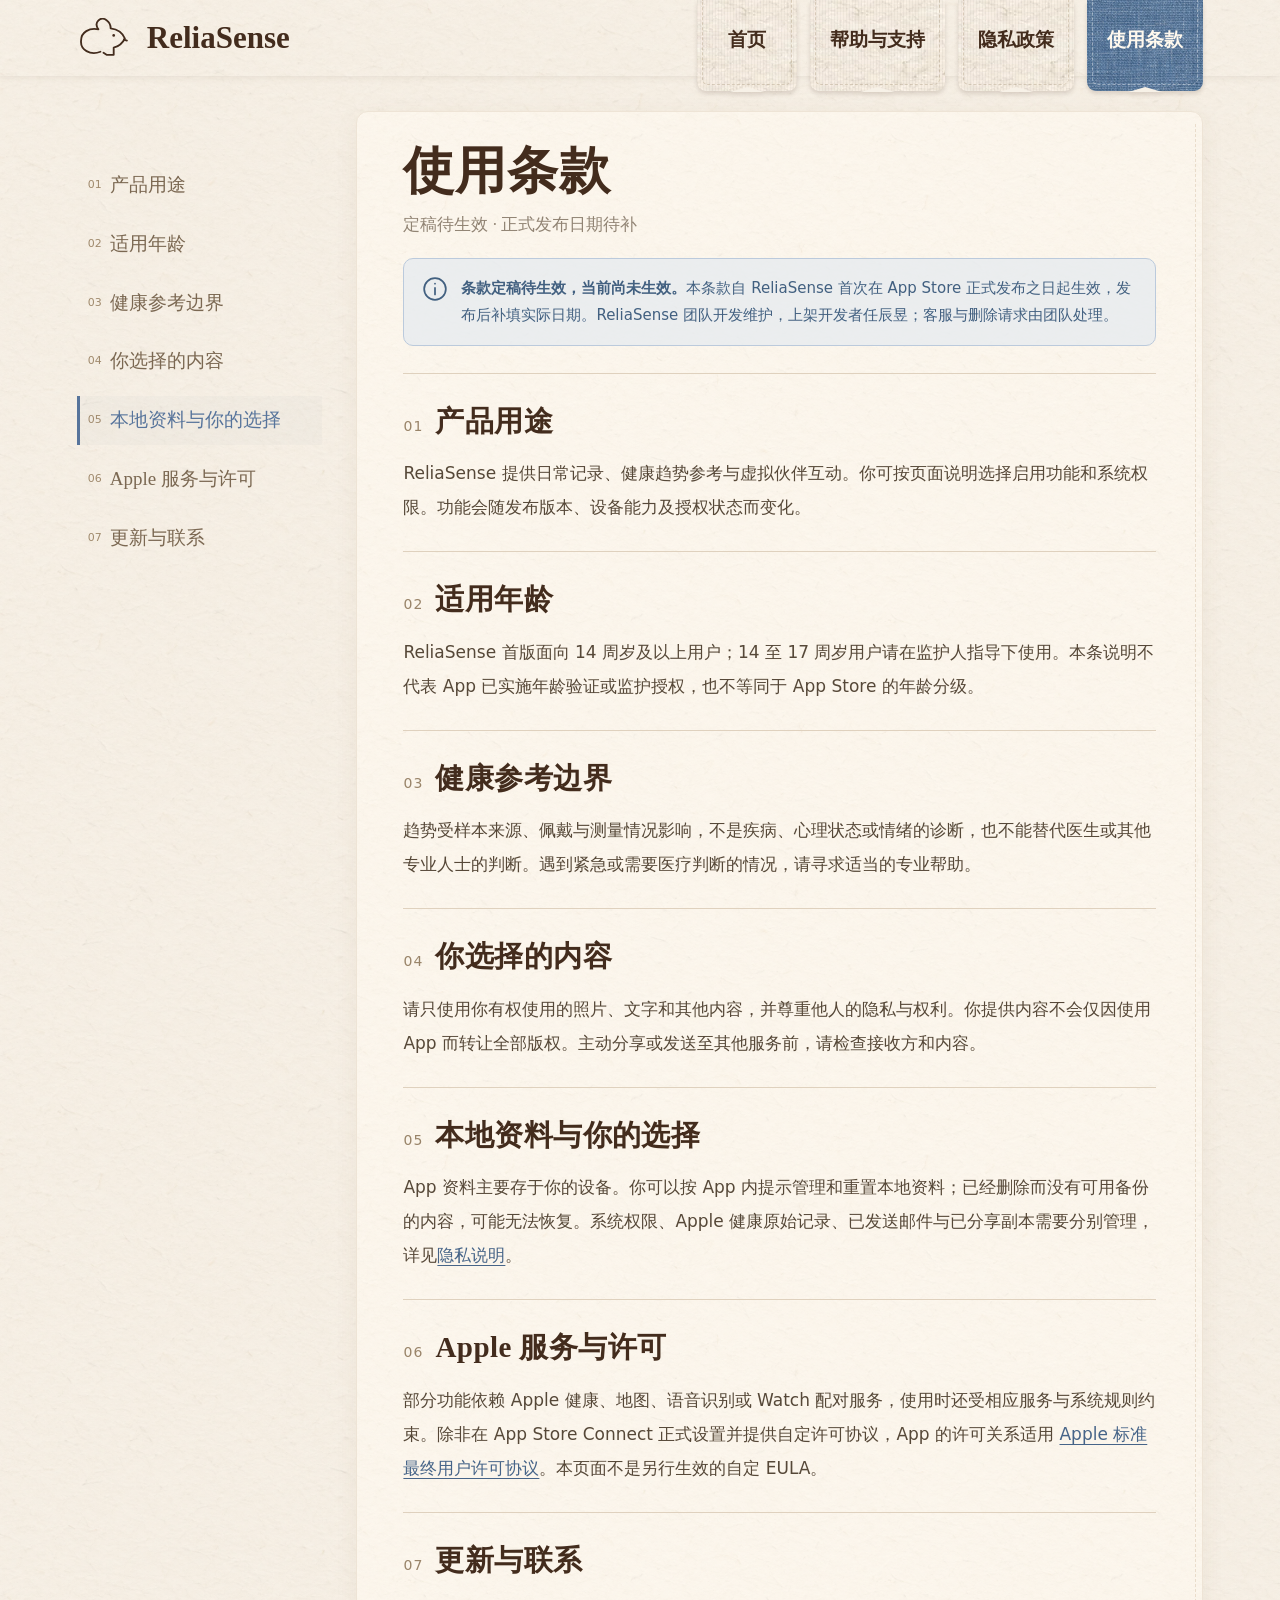
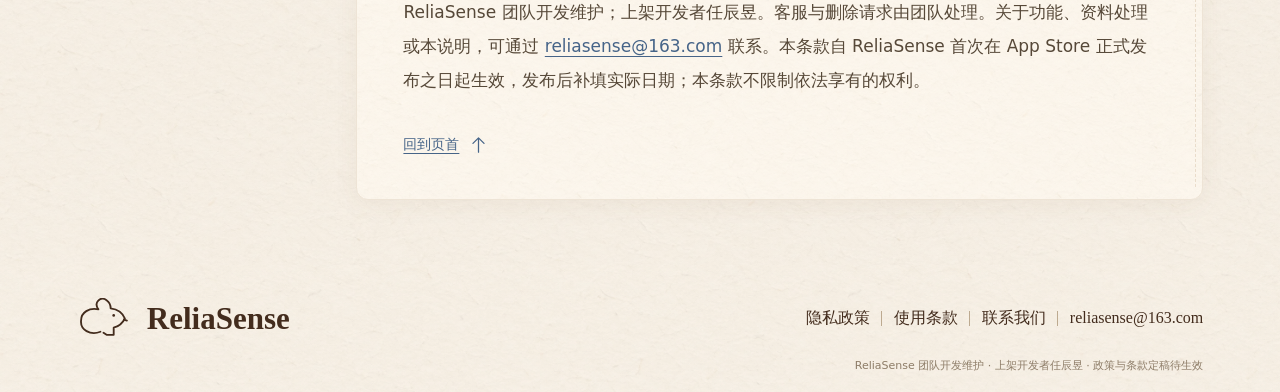
<file: terms/index.html>
<!doctype html>
<html lang="zh-CN"><head><meta charset="utf-8"><meta name="viewport" content="width=device-width,initial-scale=1"><meta name="theme-color" content="#f7f1e7"><meta name="description" content="ReliaSense 使用条款定稿待生效：了解相关功能、资料处理及你的选择。"><meta name="robots" content="noindex,nofollow"><title>使用条款 · ReliaSense</title><link rel="icon" href="../assets/favicon.svg" type="image/svg+xml"><link rel="stylesheet" href="../assets/site.css"><script defer src="../assets/site.js"></script></head>
<body data-page="terms"><a class="skip-link" href="#main">跳到正文</a><header class="site-header"><div class="header-inner"><a class="brand" href="../" aria-label="ReliaSense 首页"><svg class="icon " viewBox="0 0 52 40" fill="none" stroke="currentColor" stroke-width="1.8" stroke-linecap="round" stroke-linejoin="round" aria-hidden="true"><path d="M23 33c-10 4-20-2-19-11 0-8 8-13 17-11-5-7 2-13 8-9 3 2 4 5 4 8 8 1 12 5 14 10-3 6-7 8-11 9v7h-7l-3-2"/><circle cx="36" cy="17" r="1.3" fill="currentColor" stroke="none"/><path d="m46 21 3 1"/></svg><span>ReliaSense</span></a><nav aria-label="主导航"><a class="bookmark " href="../"><span>首页</span></a><a class="bookmark " href="../support/"><span>帮助与支持</span></a><a class="bookmark " href="../privacy/"><span>隐私政策</span></a><a class="bookmark selected" href="../terms/" aria-current="page"><span>使用条款</span></a></nav></div></header>
<main id="main" class="legal-layout"><aside class="toc" aria-label="本页目录"><details open><summary>本页目录 <svg class="icon " viewBox="0 0 24 24" fill="none" stroke="currentColor" stroke-width="1.6" stroke-linecap="round" stroke-linejoin="round" aria-hidden="true"><path d="m6 9 6 6 6-6"/></svg></summary><nav aria-label="章节"><a href="#purpose"><span>01</span>产品用途</a><a href="#age"><span>02</span>适用年龄</a><a href="#health-limit"><span>03</span>健康参考边界</a><a href="#your-content"><span>04</span>你选择的内容</a><a href="#local-data"><span>05</span>本地资料与你的选择</a><a href="#apple-services"><span>06</span>Apple 服务与许可</a><a href="#changes-contact"><span>07</span>更新与联系</a></nav></details></aside><article class="legal-paper"><header class="document-header"><h1>使用条款</h1><p class="document-version">定稿待生效 · 正式发布日期待补</p><div class="draft-notice"><svg class="icon " viewBox="0 0 24 24" fill="none" stroke="currentColor" stroke-width="1.6" stroke-linecap="round" stroke-linejoin="round" aria-hidden="true"><circle cx="12" cy="12" r="10"/><path d="M12 11v6m0-10v.1"/></svg><p><strong>条款定稿待生效，当前尚未生效。</strong>本条款自 ReliaSense 首次在 App Store 正式发布之日起生效，发布后补填实际日期。ReliaSense 团队开发维护，上架开发者任辰昱；客服与删除请求由团队处理。</p></div></header><section id="purpose" class="legal-section"><h2><span class="chapter-number">01</span>产品用途</h2><p>ReliaSense 提供日常记录、健康趋势参考与虚拟伙伴互动。你可按页面说明选择启用功能和系统权限。功能会随发布版本、设备能力及授权状态而变化。</p></section><section id="age" class="legal-section"><h2><span class="chapter-number">02</span>适用年龄</h2><p>ReliaSense 首版面向 14 周岁及以上用户；14 至 17 周岁用户请在监护人指导下使用。本条说明不代表 App 已实施年龄验证或监护授权，也不等同于 App Store 的年龄分级。</p></section><section id="health-limit" class="legal-section"><h2><span class="chapter-number">03</span>健康参考边界</h2><p>趋势受样本来源、佩戴与测量情况影响，不是疾病、心理状态或情绪的诊断，也不能替代医生或其他专业人士的判断。遇到紧急或需要医疗判断的情况，请寻求适当的专业帮助。</p></section><section id="your-content" class="legal-section"><h2><span class="chapter-number">04</span>你选择的内容</h2><p>请只使用你有权使用的照片、文字和其他内容，并尊重他人的隐私与权利。你提供内容不会仅因使用 App 而转让全部版权。主动分享或发送至其他服务前，请检查接收方和内容。</p></section><section id="local-data" class="legal-section"><h2><span class="chapter-number">05</span>本地资料与你的选择</h2><p>App 资料主要存于你的设备。你可以按 App 内提示管理和重置本地资料；已经删除而没有可用备份的内容，可能无法恢复。系统权限、Apple 健康原始记录、已发送邮件与已分享副本需要分别管理，详见<a href="../privacy/#choices">隐私说明</a>。</p></section><section id="apple-services" class="legal-section"><h2><span class="chapter-number">06</span>Apple 服务与许可</h2><p>部分功能依赖 Apple 健康、地图、语音识别或 Watch 配对服务，使用时还受相应服务与系统规则约束。除非在 App Store Connect 正式设置并提供自定许可协议，App 的许可关系适用 <a href="https://www.apple.com/legal/internet-services/itunes/dev/stdeula/">Apple 标准最终用户许可协议</a>。本页面不是另行生效的自定 EULA。</p></section><section id="changes-contact" class="legal-section"><h2><span class="chapter-number">07</span>更新与联系</h2><p>ReliaSense 团队开发维护；上架开发者任辰昱。客服与删除请求由团队处理。关于功能、资料处理或本说明，可通过 <a href="mailto:reliasense@163.com">reliasense@163.com</a> 联系。本条款自 ReliaSense 首次在 App Store 正式发布之日起生效，发布后补填实际日期；本条款不限制依法享有的权利。</p></section><a class="back-top" href="#main">回到页首 <svg class="icon " viewBox="0 0 24 24" fill="none" stroke="currentColor" stroke-width="1.6" stroke-linecap="round" stroke-linejoin="round" aria-hidden="true"><path d="M3 12h18M14 5l7 7-7 7"/></svg></a></article></main>
<footer class="site-footer"><div class="footer-inner"><a class="brand" href="../"><svg class="icon " viewBox="0 0 52 40" fill="none" stroke="currentColor" stroke-width="1.8" stroke-linecap="round" stroke-linejoin="round" aria-hidden="true"><path d="M23 33c-10 4-20-2-19-11 0-8 8-13 17-11-5-7 2-13 8-9 3 2 4 5 4 8 8 1 12 5 14 10-3 6-7 8-11 9v7h-7l-3-2"/><circle cx="36" cy="17" r="1.3" fill="currentColor" stroke="none"/><path d="m46 21 3 1"/></svg><span>ReliaSense</span></a><div class="footer-links"><a href="../privacy/">隐私政策</a><a href="../terms/">使用条款</a><a href="../support/">联系我们</a><a href="mailto:reliasense@163.com">reliasense@163.com</a></div></div><p class="preview-caption">ReliaSense 团队开发维护 · 上架开发者任辰昱 · 政策与条款定稿待生效</p></footer><div class="cursor-halo" aria-hidden="true"></div><div class="toast" role="status" aria-live="polite" aria-atomic="true"></div></body></html>
</file>
<file: assets/site.css>
:root{--paper:#f7f1e7;--surface:#fffaf1;--ink:#432c1d;--muted:#766451;--line:#dfd1be;--blue:#57749b;--sage:#83885e;--ochre:#b78148;--serif:'Songti SC','STSong','Noto Serif CJK SC',Georgia,serif;--sans:'PingFang SC','Microsoft YaHei',system-ui,sans-serif;--shadow:0 12px 24px -14px #70503965,0 2px 4px #70503922;--grain:url("data:image/svg+xml,%3Csvg xmlns='http://www.w3.org/2000/svg' width='180' height='180'%3E%3Cfilter id='n'%3E%3CfeTurbulence type='fractalNoise' baseFrequency='.78' numOctaves='3' stitchTiles='stitch'/%3E%3CfeColorMatrix type='saturate' values='0'/%3E%3C/filter%3E%3Cpath fill='%23000' opacity='.11' filter='url(%23n)' d='M0 0h180v180H0z'/%3E%3C/svg%3E");--cloth:repeating-linear-gradient(0deg,#fff1 0 1px,transparent 1px 3px),repeating-linear-gradient(90deg,#00000009 0 1px,transparent 1px 3px)}
*{box-sizing:border-box}html{scroll-behavior:smooth;scroll-padding-top:112px}body{margin:0;color:var(--ink);background:var(--paper);background-image:var(--grain);font-family:var(--sans);font-size:17px;line-height:1.8}h1,h2,h3,p{margin:0}h1,h2,h3{font-family:var(--serif);font-weight:700;line-height:1.45;letter-spacing:.015em}a{color:inherit;text-decoration:none}button,input{font:inherit;color:inherit}button{cursor:pointer}button,a,input{-webkit-tap-highlight-color:transparent}button:disabled{cursor:default;opacity:.55}img{display:block;max-width:100%;height:auto}svg{flex-shrink:0}.icon{display:inline-block;width:24px;height:24px;vertical-align:middle}a:focus-visible,button:focus-visible,summary:focus-visible,input:focus-visible{outline:3px solid var(--blue);outline-offset:6px}::selection{color:#fff;background:var(--blue)}[hidden]{display:none!important}.sr-only{position:absolute;width:1px;height:1px;overflow:hidden;clip-path:inset(50%);white-space:nowrap}.skip-link{position:fixed;top:8px;left:16px;transform:translateY(-160%);z-index:100;background:var(--paper);padding:8px 20px;border:2px solid var(--blue)}.skip-link:focus{transform:none}
.site-header{height:76px;position:relative;z-index:20;background:var(--paper);background-image:var(--grain);box-shadow:0 1px 8px #51361c18}.header-inner{height:100%;width:88%;max-width:1400px;margin:auto;display:flex;align-items:center;justify-content:space-between;gap:32px}.brand{display:inline-flex;align-items:center;gap:17px;white-space:nowrap;font-family:Georgia,var(--serif);font-weight:600;font-size:31px;line-height:1.2}.brand .icon{width:53px;height:41px}.site-header nav{display:flex;align-self:flex-start;gap:13px}.bookmark{position:relative;display:grid;place-items:center;min-width:100px;height:91px;padding:0 20px 10px;font-family:var(--serif);font-size:19px;font-weight:600;background-color:#ede2d0;background-image:var(--cloth),var(--grain);border-radius:0 0 9px 9px;filter:drop-shadow(0 3px 2px #442b1826);transform-origin:top center;transition:transform .4s cubic-bezier(.18,.8,.3,1.6),background-color .3s}.bookmark::before{content:'';position:absolute;inset:0 5px 6px;border:1px dashed #a38e705a;border-top:0;border-radius:0 0 6px 6px;pointer-events:none}.bookmark::after{content:'';position:absolute;bottom:-1px;width:34px;height:5px;left:calc(50% - 17px);background:var(--paper);clip-path:polygon(0 100%,50% 0,100% 100%)}.bookmark.selected{background-color:var(--blue);color:#fff9ee}.bookmark.selected::before{border-color:#ffffff6b}.bookmark:hover{transform:rotate(-2deg) translateY(4px)}
.hero{position:relative;height:49vw;min-height:600px;max-height:820px;overflow:hidden;isolation:isolate}.scene{--scene-x:0px;--scene-y:0px;--scene-r:0deg;--scroll-depth:0px}.scene-art{position:absolute;inset:0;z-index:-2;pointer-events:none;transform:translate3d(var(--scene-x),calc(var(--scene-y) + var(--scroll-depth)),0) scale(1.035);transform-origin:68% 60%}.hero-image{position:absolute;top:-5vw;width:100%;height:auto;max-width:none}.hero-content{position:relative;width:88%;max-width:1400px;margin:0 auto;padding-top:7.2vw;z-index:2;pointer-events:none}.hero-content>*{pointer-events:auto;width:fit-content;max-width:47%}.hero h1{font-size:clamp(42px,3.85vw,62px);line-height:1.5;letter-spacing:0}.hero-content>p{font-family:var(--serif);font-size:clamp(20px,1.65vw,26px);line-height:1.65;margin-top:22px}.hero-actions{display:flex;gap:20px;margin-top:32px;align-items:center}.magnet{display:inline-flex;position:relative;isolation:isolate;align-items:center;justify-content:center;min-height:66px;padding:15px 32px;border:0;background:none;font:600 22px/1.3 var(--serif);white-space:nowrap;touch-action:manipulation;--mx:0px;--my:0px;--tx:0px;--ty:0px}.button-surface{position:absolute;inset:0;z-index:-1;border:1px solid #ffffff65;border-radius:11px;background:var(--surface);background-image:var(--grain);box-shadow:inset 0 1px 1px #fff,0 4px 2px -2px #9b7d5145,0 11px 21px -8px #6d4d3280;transform:translate3d(var(--mx),var(--my),0);transition:box-shadow .25s}.blue .button-surface{background-color:var(--blue);background-image:var(--cloth),var(--grain);box-shadow:inset 0 1px 1px #ffffff45,0 4px 2px -2px #34476580,0 11px 21px -8px #3f4a5a7a}.blue{color:#fffaf2}.button-label{display:flex;gap:15px;align-items:center;transform:translate3d(var(--tx),var(--ty),0)}.button-label .icon{width:29px;height:29px}.magnet:active .button-surface{box-shadow:inset 0 2px 5px #70503935,0 2px 4px #70503940}.magnet:hover .button-surface{filter:brightness(1.025)}.motion-controls{display:flex;flex-wrap:wrap;gap:4px 18px;margin-top:27px}.quiet-button{display:inline-flex;gap:7px;align-items:center;border:0;background:transparent;padding:5px 0;color:#66533e;font:14px/1.5 var(--sans);min-height:36px}.quiet-button .icon{width:17px;height:17px}.quiet-button:hover{color:var(--blue)}.tilt-button{display:none}.tilt-status{font-size:12px;line-height:1.7;flex-basis:100%;max-width:340px}.tilt-status:empty{display:none}.art-caption{position:absolute;bottom:7%;right:6%;z-index:3;font-family:var(--serif);font-size:17px;letter-spacing:.12em;transform:rotate(-4deg);color:#6f4c30;text-shadow:0 1px 3px #fff9e5}.scene-foreground{position:absolute;z-index:1;pointer-events:none;width:24%;right:-7%;bottom:-13%;transform:translate3d(calc(var(--scene-x) * -2),calc(var(--scene-y) * -1.5),0) rotate(var(--scene-r));filter:blur(.7px)}
.sun-dust{position:absolute;inset:0;overflow:hidden}.sun-dust i{position:absolute;width:3px;height:3px;left:calc(44% + var(--i) * 5%);top:calc(17% + var(--i) * 7%);border-radius:50%;background:#fffbd5;box-shadow:0 0 5px 2px #fff6d380;opacity:.35;animation:dust 8s calc(var(--i) * -.87s) ease-in-out infinite}.steam{position:absolute;left:67.8%;top:56%;width:6%;height:12%;transform:rotate(-4deg)}.steam i{position:absolute;bottom:0;width:10px;height:38px;border-radius:50%;border-left:3px solid #fffaf0;filter:blur(3px);opacity:0;animation:steam 4.8s infinite}.steam i:nth-child(2){left:12px;animation-delay:1.6s}.steam i:nth-child(3){left:24px;animation-delay:3.2s}@keyframes steam{0%{opacity:0;transform:translate(0,12px) scale(.6)}25%{opacity:.55}100%{opacity:0;transform:translate(12px,-50px) scale(1.4)}}@keyframes dust{0%,100%{transform:translate3d(0,0,0);opacity:.15}50%{transform:translate3d(12px,-27px,0);opacity:.6}}
.torn-paper{position:relative;background:var(--paper);background-image:var(--grain)}.torn-paper::before{content:'';position:absolute;top:-14px;left:0;right:0;height:16px;background:inherit;clip-path:polygon(0 35%,2% 55%,4% 33%,6% 45%,8% 20%,10% 43%,13% 25%,16% 50%,18% 36%,21% 65%,24% 42%,27% 69%,30% 44%,33% 70%,36% 31%,39% 44%,42% 26%,45% 50%,48% 31%,51% 65%,54% 41%,57% 48%,60% 20%,63% 43%,66% 15%,69% 40%,72% 29%,75% 46%,78% 24%,81% 43%,84% 20%,87% 43%,90% 14%,93% 38%,96% 17%,100% 40%,100% 100%,0 100%)}.features{padding:58px 5.5% 40px;scroll-margin-top:20px}.section-heading{text-align:center}.section-heading h2{font-size:46px}.section-heading>p{font-family:var(--serif);font-size:23px;margin-top:10px}.flourish{display:flex;justify-content:center;align-items:center;gap:22px;color:var(--sage);margin-top:16px}.flourish::before,.flourish::after{content:'';width:92px;height:1px;background:#c1af9180}.flourish .icon{width:31px;height:31px}.feature-grid{max-width:1400px;margin:57px auto 0;display:grid;grid-template-columns:repeat(3,minmax(0,1fr));gap:32px}.feature-card{perspective:1000px;min-width:0}.card-inner{position:relative;background:var(--surface);background-image:var(--grain);border:1px solid #efe3d3;border-radius:14px;padding:25px 24px 30px;box-shadow:var(--shadow);transform:rotate(var(--card-angle)) rotateX(var(--rx,0deg)) rotateY(var(--ry,0deg));transform-style:preserve-3d;transition:box-shadow .3s}.card-inner::after{content:'';position:absolute;inset:5px;border:1px dashed #d7c4a966;pointer-events:none;border-radius:10px}.cloth-tab{position:absolute;z-index:2;top:-22px;left:50%;transform:translateX(-50%) translateZ(25px);padding:12px 36px;border-radius:10px;color:#fffbf0;font:600 23px/1.3 var(--serif);background-image:var(--cloth),var(--grain);box-shadow:0 3px 5px #38281730}.cloth-tab::before{content:'';position:absolute;inset:5px;border:1px dashed #f8f1d999;border-radius:7px}.cloth-tab.blue{background-color:var(--blue)}.cloth-tab.sage{background-color:var(--sage)}.cloth-tab.ochre{background-color:var(--ochre)}.card-art{overflow:hidden;border-radius:5px;aspect-ratio:1.65;background:#ede1cb}.card-art img{width:100%;height:100%;object-fit:cover;transition:transform .8s cubic-bezier(.2,.65,.3,1)}.card-copy{position:relative;z-index:1;text-align:center;padding-top:17px;transform:translateZ(15px)}.card-copy>.icon{width:43px;height:43px;margin-bottom:5px}.card-copy h3{font-size:clamp(23px,1.85vw,29px);white-space:nowrap;letter-spacing:0}.tiny-rule{height:1px;width:58px;background:#b79975;margin:16px auto}.card-copy p{font-family:var(--serif);font-size:22px;line-height:1.7}.illustration-note{text-align:center;font-size:12px;color:var(--muted);margin-top:27px}.support-band{position:relative;overflow:hidden;display:flex;align-items:center;justify-content:space-between;gap:36px;padding:39px max(9%,calc((100vw - 1250px) / 2));color:#fffaf2;background-color:var(--blue);background-image:var(--cloth),var(--grain)}.support-band>img{position:absolute;width:240px;left:-88px;bottom:-84px;pointer-events:none;transform:rotate(16deg)}.support-band>div{position:relative}.support-band h2{font-size:36px}.support-band p{font-family:var(--serif);font-size:21px;margin-top:6px}.support-band .magnet{flex-shrink:0;color:var(--ink)}.site-footer{position:relative;padding:33px 6% 17px;background-image:var(--grain)}.footer-inner{max-width:1400px;margin:auto;display:flex;justify-content:space-between;align-items:center;gap:30px}.footer-links{display:flex;gap:24px;align-items:center;flex-wrap:wrap;font-family:var(--serif);font-size:16px}.footer-links a+a{position:relative}.footer-links a+a::before{content:'';position:absolute;left:-13px;top:7px;width:1px;height:15px;background:#bdaa90}.footer-links a:hover{color:var(--blue)}.preview-caption{max-width:1400px;margin:17px auto 0;font-size:11px;text-align:right;color:#8d7c67}
.support-hero{position:relative;isolation:isolate;min-height:430px;overflow:hidden}.support-image{position:absolute;width:100%;max-width:none;top:-14vw}.support-intro{width:88%;max-width:1400px;margin:auto;padding:66px 0 61px}.support-intro h1{font-size:clamp(37px,3.7vw,58px)}.support-intro>p{font-family:var(--serif);font-size:25px;margin-top:8px}.contact-paper{display:flex;align-items:center;gap:28px;margin-top:33px;padding:25px 29px;width:fit-content;background:var(--surface);background-image:var(--grain);border:1px solid #fff4dc;border-radius:13px;box-shadow:var(--shadow)}.contact-symbol{width:60px;height:50px}.contact-address{border-left:1px solid #c9b89e;padding-left:28px}.contact-address h2{font-size:23px;line-height:1.4}.contact-address a{font-family:Georgia,serif;font-size:26px;line-height:1.3}.contact-address a:hover{text-decoration:underline}.contact-actions{display:flex;gap:16px;margin-left:28px}.contact-actions .magnet{font-size:21px;min-height:58px;padding:13px 30px}.faq-section{padding:36px 6% 60px}.faq-top,.faq-filters,.faq-list,.faq-count,.empty-state,.support-note{max-width:1400px;margin-inline:auto}.faq-top{display:flex;align-items:center;justify-content:space-between;gap:24px}.faq-top h2{font-size:39px}.faq-search{display:flex;align-items:center;gap:10px;border-bottom:1px solid #bfa88a;padding:5px 1px;max-width:290px;color:var(--muted)}.faq-search .icon{width:19px;height:19px}.faq-search input{border:0;background:transparent;width:100%;min-width:0;font-size:15px;line-height:2.2}.faq-search input:focus-visible{outline-offset:2px}.faq-filters{display:flex;gap:12px;margin-top:20px}.faq-filters button{flex:1;padding:11px 14px;border:1px solid #eee1ce;border-radius:7px;background-color:var(--surface);background-image:var(--cloth),var(--grain);box-shadow:0 3px 7px #76513316;font:19px/1.5 var(--serif);transition:background-color .25s,transform .3s}.faq-filters [aria-pressed=true]{color:#fff9f0;background-color:var(--blue)}.faq-filters button:hover{transform:translateY(-2px)}.faq-count{font-size:12px;color:var(--muted);margin-top:17px;margin-bottom:5px}.faq-item{border-bottom:1px dashed #cdbda4;scroll-margin-top:95px}.faq-item summary{list-style:none;font-family:var(--serif);font-weight:600;font-size:22px;line-height:1.6;cursor:pointer;padding:20px 25px;display:flex;align-items:center;justify-content:space-between;gap:20px}.faq-item summary::-webkit-details-marker{display:none}.faq-item summary .icon{transition:transform .25s}.faq-item[open]{margin:3px 0 6px;border:1px solid #eadfce;border-radius:12px;background:var(--surface);background-image:var(--grain);box-shadow:0 3px 12px #67472808}.faq-item[open] summary{padding-bottom:10px}.faq-item[open] summary .icon{transform:rotate(180deg)}.faq-answer{padding:0 25px 23px;font-size:17px;line-height:1.95;color:#61503e}.faq-answer a,.legal-paper a{color:#466488;text-decoration:underline;text-underline-offset:4px;text-decoration-thickness:1px}.empty-state{text-align:center;padding:40px;font-family:var(--serif)}.empty-state>.icon{width:40px;height:40px;margin-bottom:8px;color:var(--sage)}.text-button{padding:0;background:transparent;border:0;border-bottom:1px solid;color:var(--blue)}.support-note{border-top:1px solid var(--line);margin-top:50px;padding-top:38px;text-align:center}.support-note h3{font-size:26px}.support-note p{font-size:16px;margin-top:10px;color:var(--muted)}.support-note a{display:inline-flex;gap:8px;align-items:center;color:var(--blue);margin-top:14px;font-size:15px}.support-note .icon{width:21px;height:21px}
.legal-layout{display:grid;grid-template-columns:245px minmax(0,1fr);gap:34px;max-width:1400px;width:88%;margin:35px auto 65px;align-items:start}.toc{position:sticky;top:35px;margin-top:50px}.toc summary{display:none}.toc nav{display:flex;flex-direction:column;gap:10px}.toc a{display:flex;align-items:flex-start;gap:8px;font-family:var(--serif);font-size:19px;padding:9px 8px;border-left:3px solid transparent;color:#7b6852;line-height:1.6}.toc a span{font:11px/2.8 var(--sans);color:#a08a6d}.toc a:hover,.toc a.current{color:var(--blue);border-left-color:var(--blue);background:#5d789507}.legal-paper{background:var(--surface);background-image:var(--grain);padding:23px 5.5% 40px;border-radius:12px;border:1px solid #eee4d6;box-shadow:0 5px 24px #694c2910;min-width:0;position:relative}.legal-paper::after{content:'';position:absolute;right:6px;top:12px;bottom:12px;border-right:1px dashed #d9c7ae88;pointer-events:none}.document-header h1{font-size:51px;line-height:1.45}.document-version{color:#918474;font-family:var(--serif);font-size:17px;margin-top:1px}.draft-notice{display:flex;gap:13px;align-items:flex-start;padding:16px 18px;border:1px solid #bbcadc;border-radius:10px;background:#e6ebf1bb;margin:17px 0 25px;color:#426080;font-size:15px;line-height:1.8}.draft-notice .icon{width:26px;height:26px;margin-top:1px}.legal-section{border-top:1px solid var(--line);padding-top:26px;margin-top:27px;scroll-margin-top:28px}.legal-section h2{font-size:29px;line-height:1.5;margin-bottom:13px;display:flex;gap:12px;align-items:baseline}.chapter-number{font:14px/1.4 var(--sans);color:#998469;letter-spacing:.08em}.legal-section p{font-size:17px;line-height:2;overflow-wrap:anywhere;color:#564838}.legal-section p+p{margin-top:15px}.back-top{display:inline-flex;gap:10px;align-items:center;font-size:14px;margin-top:35px}.back-top .icon{width:19px;transform:rotate(-90deg)}
.cursor-halo{pointer-events:none;position:fixed;z-index:90;top:0;left:0;width:31px;height:31px;border:1px solid #b59b6d99;border-radius:50%;background:#ffe6a11a;opacity:0;transition:width .22s,height .22s,background-color .22s,opacity .2s;margin:-15px 0 0 -15px}.cursor-halo.active{opacity:1}.cursor-halo.over-control{width:45px;height:45px;background:#9baeca22;margin:-22px 0 0 -22px;border-color:#6b84a080}.cursor-ripple{pointer-events:none;position:fixed;z-index:89;border:1px solid #b29b7377;width:18px;height:18px;border-radius:50%;margin:-9px;animation:ripple .85s ease-out forwards}@keyframes ripple{to{transform:scale(4);opacity:0}}.toast{position:fixed;z-index:100;left:50%;bottom:24px;max-width:calc(100% - 32px);width:max-content;padding:12px 22px;border:1px solid #d7c4a9;border-radius:10px;background:var(--surface);background-image:var(--grain);box-shadow:var(--shadow);font-size:14px;opacity:0;transform:translate(-50%,20px);transition:.25s;pointer-events:none}.toast.visible{opacity:1;transform:translate(-50%,0)}
@media(hover:hover) and (pointer:fine){.feature-card:hover .card-art img{transform:scale(1.045)}.feature-card:hover .card-inner{box-shadow:0 20px 40px -20px #6e512c66,0 6px 9px #78512c22}.tilt-button{display:none}}
@media(hover:none),(pointer:coarse){.tilt-button{display:inline-flex}.cursor-halo{display:none}.bookmark:hover{transform:none}.faq-filters button:hover{transform:none}}
@media(min-width:1600px){.hero-content{padding-top:115px}.hero-image{top:-80px}.support-image{top:-240px}}
@media(max-width:1100px) and (min-width:721px){.header-inner{width:91%;gap:18px}.brand{font-size:28px;gap:10px}.brand .icon{width:46px}.bookmark{padding-inline:14px;min-width:80px;font-size:17px}.site-header nav{gap:10px}.hero-content{width:91%;padding-top:86px}.hero{min-height:560px}.hero-content>*{max-width:49%}.hero h1{font-size:39px}.hero-content>p{font-size:19px}.hero-actions{gap:14px}.hero-actions .magnet{padding:14px 22px;font-size:19px;min-height:59px}.hero-image{width:110%;left:-5%;top:-26px}.feature-grid{gap:19px}.card-inner{padding:22px 15px}.card-copy h3{font-size:21px;white-space:normal}.card-copy p{font-size:19px}.cloth-tab{font-size:21px;padding:11px 29px}.support-band{padding-inline:7%}.support-band h2{font-size:29px}.support-band p{font-size:17px}.support-band .magnet{font-size:20px;padding-inline:23px}.footer-inner{align-items:flex-start}.footer-links{justify-content:flex-end;max-width:440px;gap:13px 23px}.contact-actions{margin-left:0}.contact-paper{gap:18px;padding:21px}.contact-symbol{width:42px}.contact-address{padding-left:20px}.contact-address a{font-size:23px}.contact-actions .magnet{padding:12px 23px;font-size:19px}.legal-layout{width:92%;grid-template-columns:205px minmax(0,1fr);gap:18px}.toc a{font-size:17px}.legal-paper{padding-inline:5%}}
@media(max-width:720px){html{scroll-padding-top:20px}body{font-size:16px}.site-header{height:auto}.header-inner{width:100%;flex-direction:column;gap:0}.brand{font-size:28px;gap:12px}.brand .icon{width:45px;height:35px}.site-header .brand{height:67px}.site-header nav{align-self:stretch;justify-content:center;gap:8px;padding:0 12px}.bookmark{height:57px;padding:0 11px 6px;font-size:15px;min-width:0;flex:1;max-width:145px;border-radius:5px 5px 8px 8px}.bookmark::before{border-top:1px dashed #a38e705a;inset:4px 4px 5px}.hero{height:750px;min-height:0;max-height:none}.hero-content{width:100%;padding:47px 24px 0;text-align:center}.hero-content>*{max-width:100%;margin-inline:auto;pointer-events:auto}.hero h1{font-size:34px;line-height:1.5;letter-spacing:0}.hero-content>p{margin-top:17px;font-size:18px;line-height:1.8}.desktop-break{display:none}.hero-actions{justify-content:center;gap:16px;margin-top:25px}.magnet{font-size:19px;min-height:56px;padding:14px 23px}.button-label{gap:10px}.button-label .icon{width:25px;height:25px}.motion-controls{justify-content:center;gap:4px 15px;margin-top:18px}.quiet-button{font-size:12px}.quiet-button .icon{width:16px;height:16px}.tilt-status{max-width:290px;font-size:11px}.hero .scene-art{inset:310px 0 0;transform:translate3d(var(--scene-x),var(--scene-y),0) scale(1.035)}.hero-image{top:0;left:-52%;width:161%;max-width:none}.hero .scene-art::before{content:'';position:absolute;z-index:1;top:-1px;left:0;right:0;height:90px;background:linear-gradient(var(--paper),transparent);pointer-events:none}.scene-foreground{width:43%;right:-15%;bottom:-3%}.art-caption{bottom:28px;right:24px;font-size:12px;transform:rotate(-3deg);letter-spacing:.08em}.steam{top:48%;left:66%}.features{padding:41px 22px 28px}.section-heading h2{font-size:32px}.section-heading>p{font-size:18px;max-width:320px;margin:12px auto 0;line-height:1.8}.flourish{margin-top:12px;gap:18px}.flourish::before,.flourish::after{width:60px}.flourish .icon{width:26px;height:26px}.feature-grid{grid-template-columns:1fr;gap:46px;max-width:440px;margin-top:48px}.card-inner{padding:23px 20px 28px}.card-art{aspect-ratio:1.65}.card-copy{padding-top:18px}.card-copy>.icon{width:37px;height:37px}.card-copy h3{font-size:24px;white-space:normal}.card-copy p{font-size:20px}.cloth-tab{font-size:21px;padding:11px 34px}.tiny-rule{margin:12px auto}.illustration-note{font-size:11px;max-width:290px;margin:27px auto 0}.support-band{flex-direction:column;gap:22px;padding:37px 26px 39px;text-align:center}.support-band h2{font-size:28px}.support-band p{font-size:18px;line-height:1.8;margin-top:12px;max-width:390px}.support-band>img{width:210px;left:-108px;bottom:-85px}.support-band .magnet{font-size:20px;min-height:58px}.site-footer{padding:29px 22px 15px}.footer-inner{flex-direction:column;gap:22px;align-items:center}.footer-links{gap:9px 26px;justify-content:center;font-size:15px}.footer-links a:last-child{flex-basis:100%;text-align:center}.footer-links a:last-child::before{display:none}.preview-caption{text-align:center;margin-top:19px;font-size:10px}.support-hero{min-height:550px}.support-intro{width:100%;padding:43px 24px 32px}.support-intro h1{font-size:32px;line-height:1.5;max-width:340px}.support-intro>p{font-size:18px;line-height:1.8;max-width:240px;margin-top:12px}.support-hero .scene-art{inset:50px 0 0}.support-image{width:220%;left:-118%;top:34px}.contact-paper{position:relative;flex-wrap:wrap;gap:12px 15px;margin-top:116px;padding:19px 20px;width:100%;max-width:490px}.contact-symbol{width:40px;height:37px}.contact-address{padding-left:16px;flex:1}.contact-address h2{font-size:19px}.contact-address a{font-size:21px}.contact-actions{width:100%;margin:6px 0 0;gap:14px}.contact-actions .magnet{flex:1;min-height:51px;font-size:18px;padding:12px 19px}.faq-section{padding:29px 23px 42px}.faq-top{align-items:flex-start;flex-direction:column;gap:15px}.faq-top h2{font-size:30px}.faq-search{max-width:none;width:100%}.faq-filters{flex-wrap:wrap;gap:9px;margin-top:20px}.faq-filters button{flex:0 1 auto;padding:8px 12px;font-size:16px;min-height:43px}.faq-item summary{font-size:19px;padding:17px 10px;gap:12px}.faq-item summary .icon{width:20px;height:20px}.faq-item[open] summary{padding-inline:15px}.faq-answer{padding:0 15px 20px;font-size:16px;line-height:1.95}.faq-count{margin-top:18px;margin-bottom:8px}.empty-state{padding:35px 12px}.support-note{margin-top:35px;padding-top:28px}.support-note h3{font-size:23px}.support-note p{font-size:15px}.support-note br{display:none}.legal-layout{width:auto;margin:30px 17px 40px;display:block}.toc{position:relative;top:auto;margin:0 2px 18px}.toc details{border-bottom:1px solid var(--line)}.toc summary{display:flex;justify-content:space-between;align-items:center;font-family:var(--serif);font-size:19px;padding:8px 7px 14px;cursor:pointer;list-style:none}.toc summary::-webkit-details-marker{display:none}.toc nav{display:grid;grid-template-columns:1fr 1fr;gap:1px;padding-bottom:15px}.toc a{padding:8px 6px;font-size:14px;gap:5px;line-height:1.5}.toc a span{font-size:10px;line-height:2.2}.legal-paper{padding:22px 21px 32px;border-radius:9px}.document-header h1{font-size:35px}.document-version{font-size:15px;margin-top:5px}.draft-notice{padding:13px 12px;gap:9px;font-size:13px;margin:17px 0 22px;line-height:1.8}.draft-notice .icon{width:21px;height:21px;margin-top:2px}.legal-section{padding-top:23px;margin-top:24px;scroll-margin-top:22px}.legal-section h2{font-size:23px;gap:9px}.chapter-number{font-size:12px}.legal-section p{font-size:16px;line-height:2}.legal-section p+p{margin-top:14px}.back-top{font-size:13px}.toast{bottom:16px;font-size:13px;padding:10px 15px}}
@media(max-width:370px){.hero-content{padding-inline:18px}.hero h1{font-size:30px}.hero-content>p{font-size:17px}.hero-actions .magnet{font-size:17px;padding-inline:20px}.hero{height:700px}.hero-image{width:167%;left:-58%;top:15px}.bookmark{font-size:14px;padding-inline:7px}.site-header nav{gap:6px}.contact-address a{font-size:19px}.contact-paper{padding:17px 14px}.contact-symbol{width:32px}.contact-address{padding-left:12px}.support-intro h1{font-size:30px}.legal-paper{padding-inline:17px}.card-copy h3{font-size:22px}}
html[data-motion=off]{scroll-behavior:auto}html[data-motion=off] *,html[data-motion=off] *::before,html[data-motion=off] *::after{animation:none!important;transition:none!important}html[data-motion=off] .scene-art,html[data-motion=off] .scene-foreground,html[data-motion=off] .button-label,html[data-motion=off] .button-surface{transform:none}html[data-motion=off] .scene-foreground{transform:rotate(0)}html[data-motion=off] .cursor-halo,html[data-motion=off] .cursor-ripple,html[data-motion=off] .sun-dust,html[data-motion=off] .steam{display:none}html[data-motion=off] .card-inner{transform:rotate(var(--card-angle))}html[data-motion=off] .bookmark:hover,html[data-motion=off] .faq-filters button:hover,html[data-motion=off] .feature-card:hover .card-art img{transform:none}
@media(prefers-reduced-motion:reduce){html{scroll-behavior:auto}*,*::before,*::after{animation:none!important;transition:none!important}.scene-art,.scene-foreground,.button-surface,.button-label{transform:none!important}.cursor-halo,.cursor-ripple,.sun-dust,.steam{display:none!important}.card-inner{transform:rotate(var(--card-angle))!important}.bookmark:hover,.feature-card:hover .card-art img{transform:none!important}}
@media print{.site-header,.site-footer,.toc,.cursor-halo,.toast,.back-top{display:none}.legal-layout{display:block;margin:0;width:100%;max-width:none}.legal-paper{box-shadow:none;border:0;padding:0;background:white}body{background:white;color:black}.legal-section{break-inside:avoid}.legal-section p{color:black}a{overflow-wrap:anywhere}}
/* Keep the headline within the empty paper area at laptop and wide sizes. */
@media(min-width:1101px){.hero h1{font-size:clamp(42px,3.5vw,57px)}.hero-image{left:2%;width:100%}}
.quiet-button{padding:5px 9px;border-radius:5px;background:#faf3e6dd}.art-caption{bottom:12%}
@media(max-width:720px){.art-caption{bottom:28px}.quiet-button{background:transparent;padding:5px 0}}
/* Generated tactile material assets; all typography and controls remain native HTML. */
:root{--paper-texture:url('./paper-texture.webp');--blue-texture:url('./cloth-texture.webp')}
body,.site-header,.torn-paper,.site-footer{background-image:var(--paper-texture);background-size:540px auto}
.legal-paper,.card-inner,.contact-paper,.faq-item[open],.button-surface,.toast{background-image:linear-gradient(#fffaf16b,#fffaf16b),var(--paper-texture);background-size:auto,480px auto}
.bookmark{background-image:var(--cloth),var(--paper-texture);background-size:auto,400px auto}
.bookmark.selected,.blue .button-surface,.cloth-tab.blue,.support-band,.faq-filters [aria-pressed=true]{background-image:var(--blue-texture);background-size:370px auto}
html[data-page-hidden=true] *,html[data-page-hidden=true] *::before,html[data-page-hidden=true] *::after{animation-play-state:paused!important}
@media print{body,.legal-paper{background:white}}
body,.site-header,.torn-paper,.site-footer{background-image:linear-gradient(#f7f1e7a6,#f7f1e7a6),var(--paper-texture);background-size:auto,540px auto}
.legal-paper,.card-inner,.contact-paper,.faq-item[open],.button-surface,.toast{background-image:linear-gradient(#fffaf1b8,#fffaf1b8),var(--paper-texture)}
.blue .button-surface{background-image:var(--blue-texture)}
@media(min-width:721px){.support-image{width:85%;left:auto;right:0;mask-image:linear-gradient(to right,transparent,#000 18%)}}
@media print{body,.legal-paper{background:white}}
@media(max-width:720px){.bookmark{font-size:clamp(12px,3.6vw,14px);padding-inline:4px;white-space:nowrap}.desktop-break{display:inline}.tilt-button{display:inline-flex}}
.mobile-break{display:none}
@media(max-width:720px){.mobile-break{display:inline}.support-image{mask-image:linear-gradient(to bottom,transparent,#000 20%)}.support-intro>p{max-width:none}}
@media(max-width:720px){.quiet-button{min-height:44px}}
@media(min-width:721px) and (max-width:1100px){.hero h1{font-size:clamp(32px,3.6vw,39px)}.hero-image{left:3%;width:112%}}
@media(min-width:721px) and (max-width:1100px){.hero h1{font-size:clamp(30px,3.6vw,39px)}.hero-image{left:1.5%}}
@media(min-width:1101px){.support-intro>p{font-size:31px}.contact-paper{width:min(970px,100%);gap:25px;padding:25px 32px}.contact-symbol{width:72px;height:59px}.contact-address{padding-left:24px}.contact-address a{font-size:32px}.contact-actions{margin-left:0;gap:18px}.contact-actions .magnet{min-width:180px;min-height:64px;font-size:23px;padding-inline:25px}}
@media(min-width:1101px){.contact-actions{margin-left:auto}}
</file>
